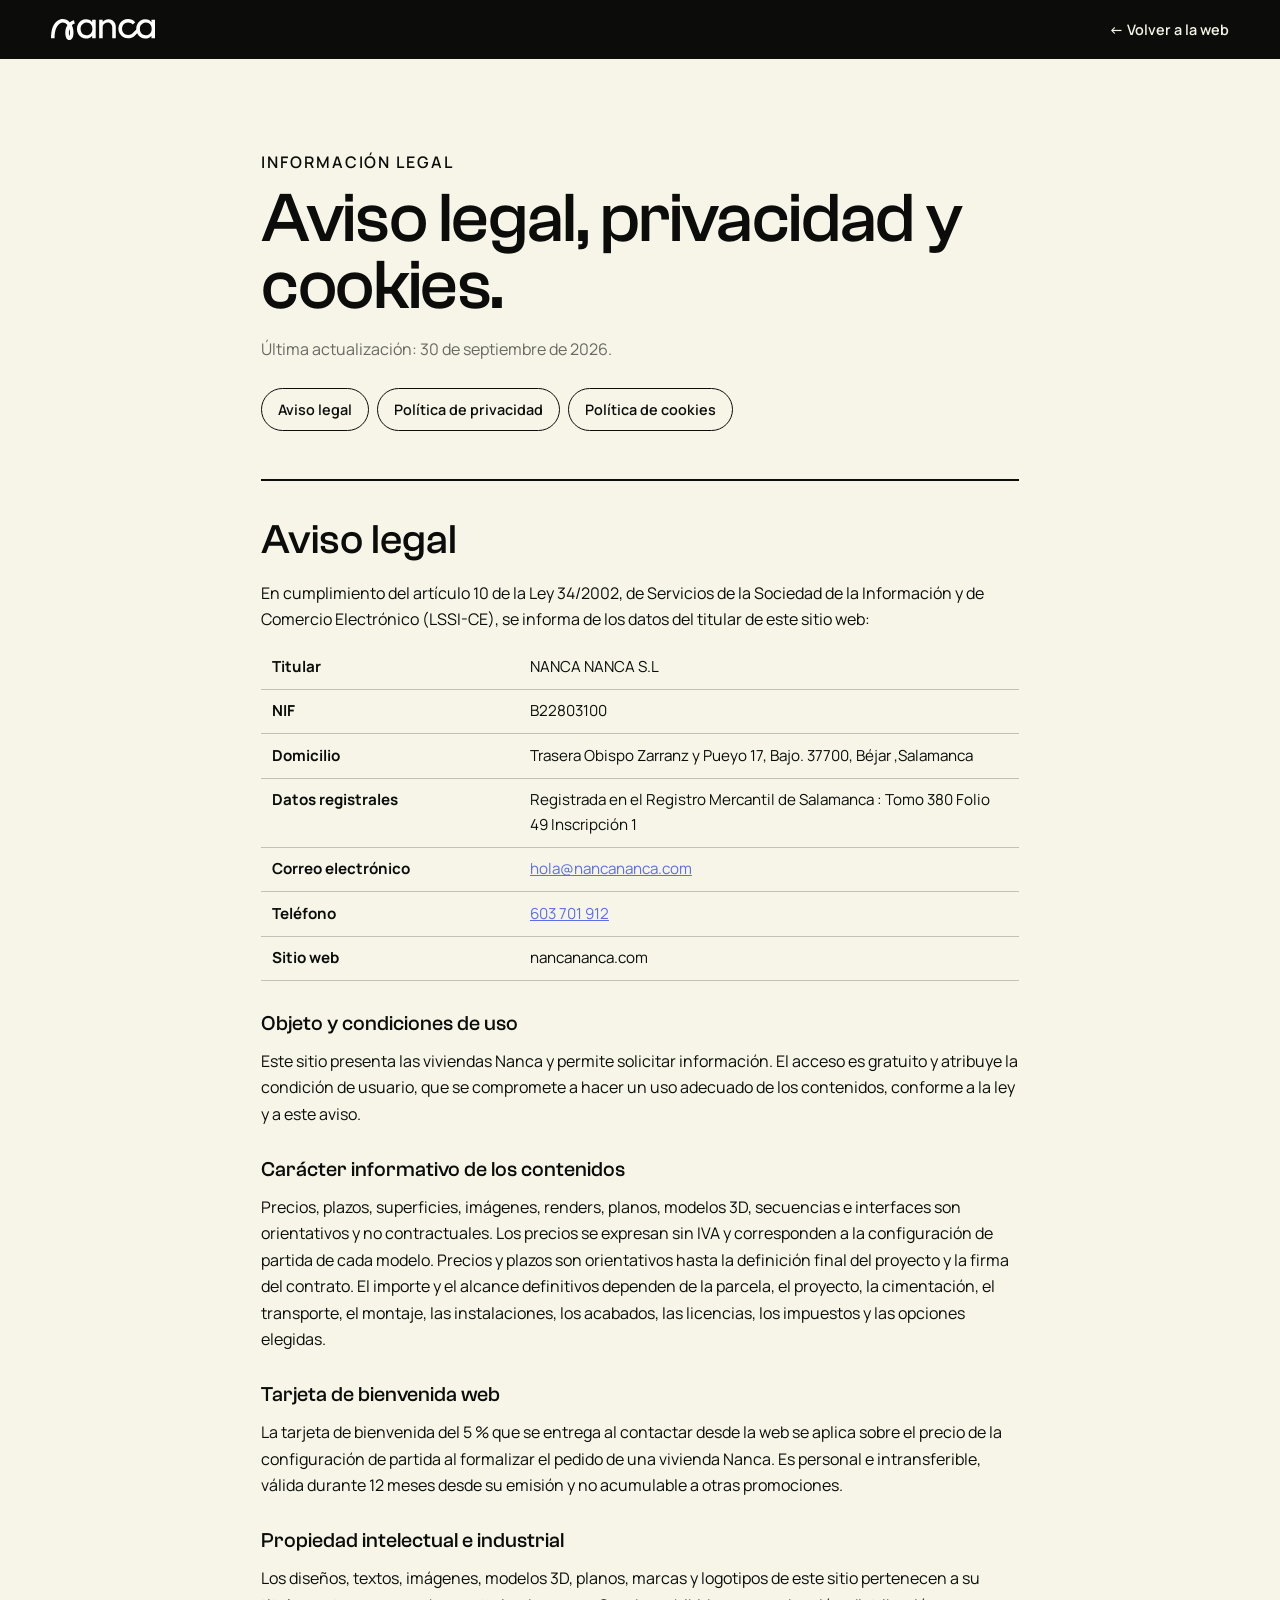
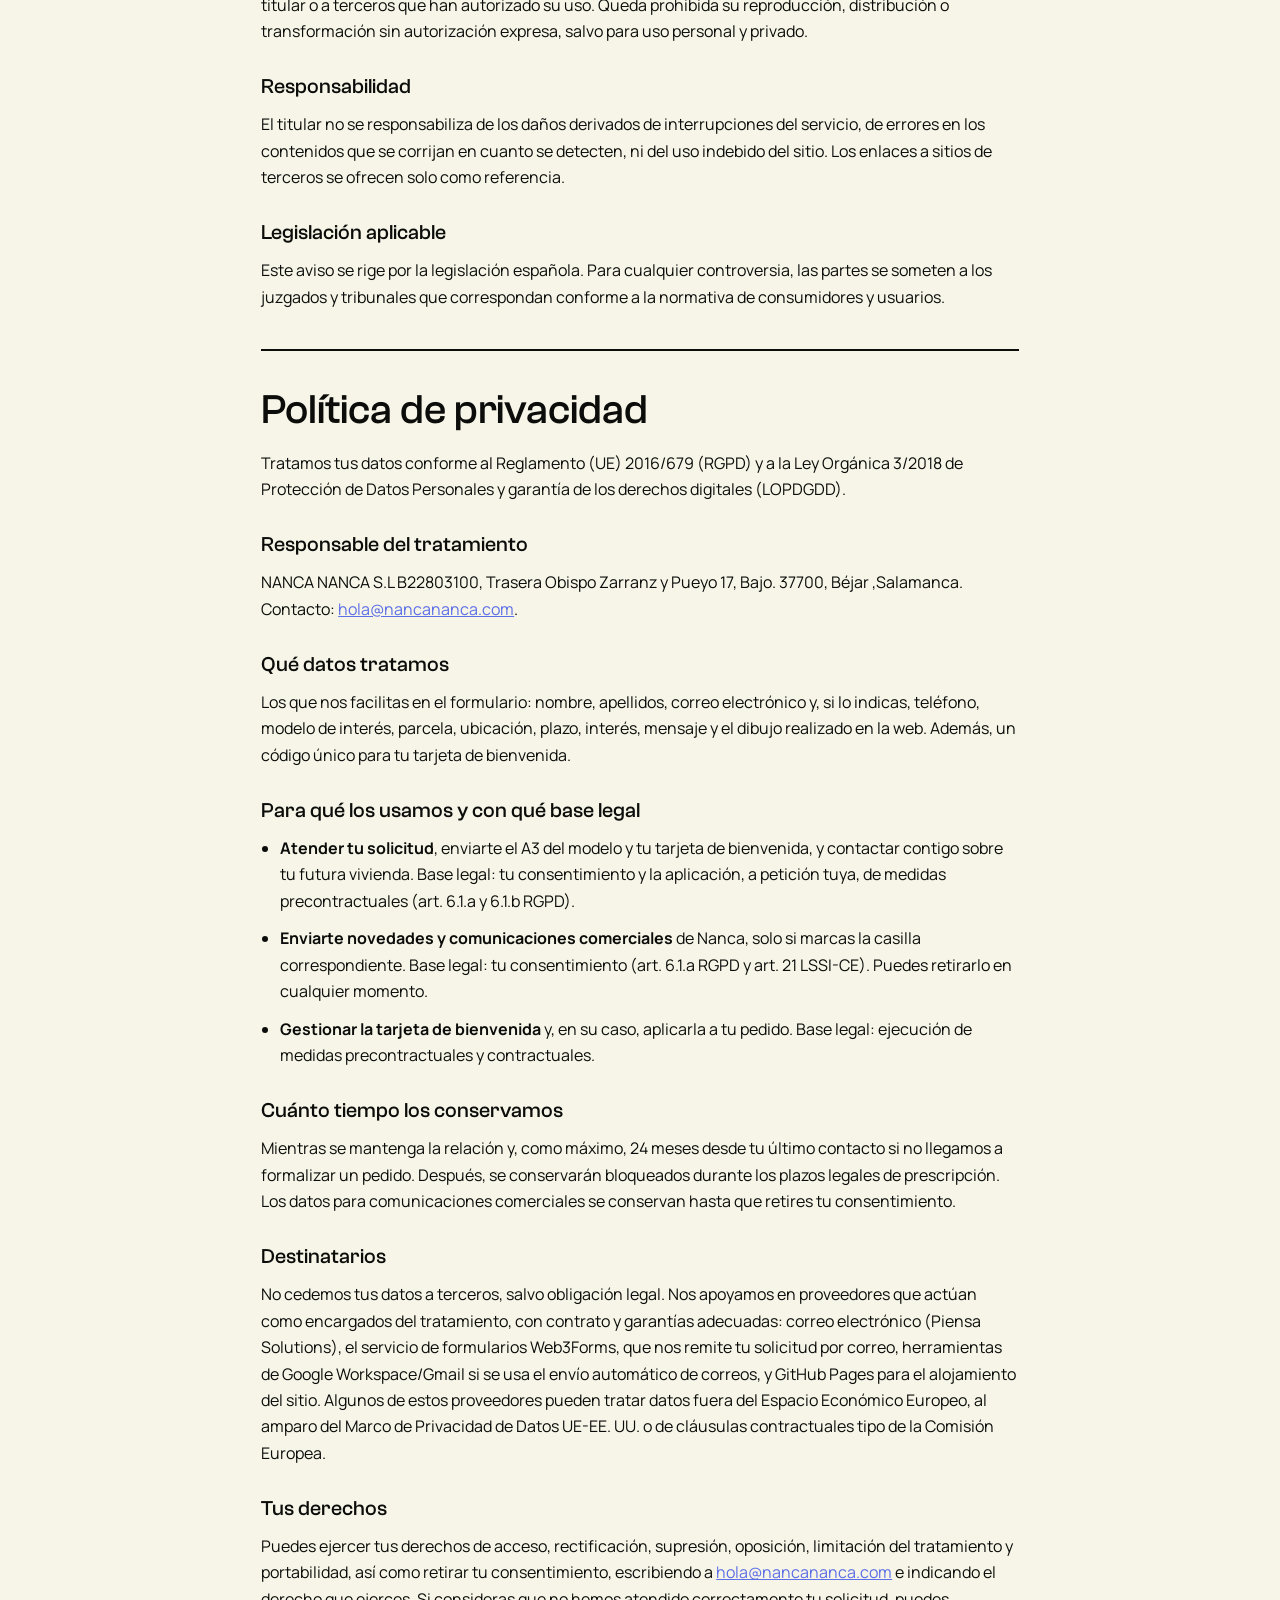
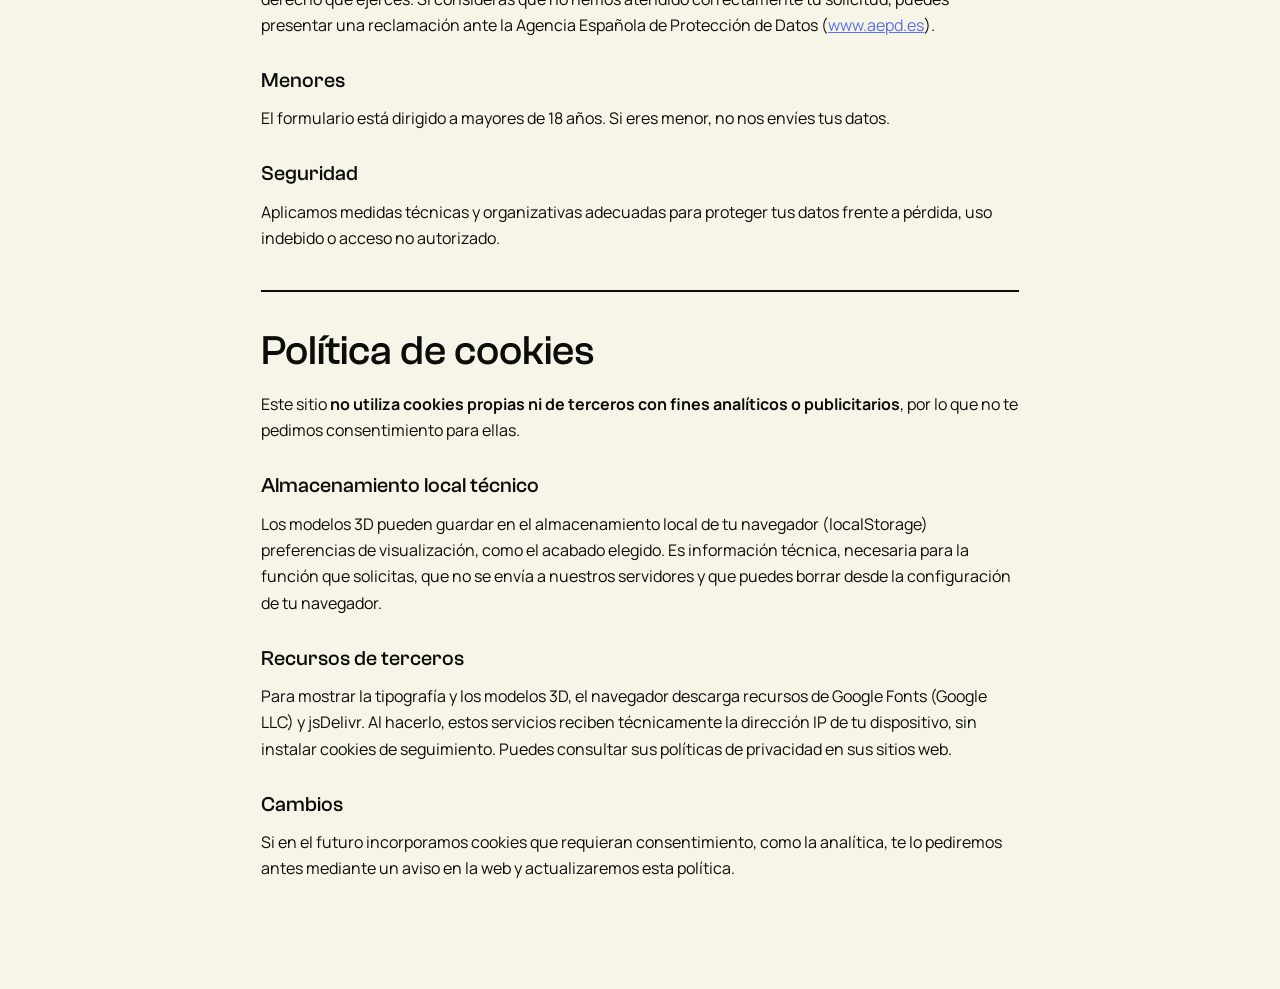
<file: legal.html>
<!DOCTYPE html>
<html lang="es">
<head>
<meta charset="utf-8">
<meta name="viewport" content="width=device-width, initial-scale=1">
<title>Aviso legal, privacidad y cookies — Nanca</title>
<meta name="robots" content="noindex, follow">
<link rel="icon" href="assets/brand/nanca-mark-lime.svg">
<link rel="stylesheet" href="https://fonts.googleapis.com/css2?family=Manrope:wght@400;500;600;700&display=swap">
<link rel="stylesheet" href="nanca-v20.css">
<style>
  body { background: var(--cream); color: var(--ink); }
  .lg-top { display: flex; justify-content: space-between; align-items: center; padding: 18px var(--gut); background: var(--ink); }
  .lg-top img { width: 104px; }
  .lg-top a { color: var(--cream); font-weight: 600; font-size: .9rem; }
  .lg-wrap { max-width: 860px; margin: 0 auto; padding: clamp(3rem, 7vw, 6rem) var(--gut) 6rem; }
  .lg-wrap h1 { font-family: var(--display); font-weight: 500; font-size: clamp(2.6rem, 6vw, 4.4rem); line-height: .95; letter-spacing: -.02em; margin-bottom: 1rem; }
  .lg-nav { display: flex; flex-wrap: wrap; gap: .5rem; margin: 1.6rem 0 3rem; }
  .lg-nav a { padding: .55rem 1rem; border-radius: 999px; border: 1.5px solid var(--ink); font-weight: 600; font-size: .9rem; }
  .lg-nav a:hover { background: var(--ink); color: var(--cream); }
  .lg-wrap section { padding-top: 2.4rem; margin-top: 2.4rem; border-top: 2px solid var(--ink); scroll-margin-top: 1rem; }
  .lg-wrap h2 { font-family: var(--display); font-weight: 500; font-size: clamp(1.9rem, 3.4vw, 2.6rem); line-height: 1; margin-bottom: 1.2rem; }
  .lg-wrap h3 { font-family: var(--display); font-weight: 500; font-size: 1.3rem; margin: 1.6rem 0 .5rem; }
  .lg-wrap p, .lg-wrap li { font-size: 1rem; line-height: 1.65; margin-bottom: .7rem; }
  .lg-wrap ul { list-style: disc; padding-left: 1.2rem; }
  .lg-wrap a:not(.lg-nav a) { color: var(--lavd); text-decoration: underline; }
  .lg-wrap table { width: 100%; border-collapse: collapse; margin: .8rem 0 1.2rem; font-size: .95rem; }
  .lg-wrap th, .lg-wrap td { text-align: left; vertical-align: top; padding: .6rem .7rem; border-bottom: 1px solid var(--ll2); }
  .lg-wrap th { width: 34%; font-weight: 700; }
  .fill { background: var(--lime); padding: 0 .25em; border-radius: 3px; font-weight: 700; }
  .upd { font-size: .85rem; opacity: .6; }
</style>
</head>
<body>
<header class="lg-top"><a href="index.html"><img src="assets/brand/nanca-white.svg" alt="Nanca"></a><a href="index.html">← Volver a la web</a></header>
<main class="lg-wrap">
  <p class="lab">Información legal</p>
  <h1>Aviso legal, privacidad y cookies.</h1>
  <p class="upd">Última actualización: 30 de septiembre de 2026.</p>
  <nav class="lg-nav"><a href="#aviso-legal">Aviso legal</a><a href="#privacidad">Política de privacidad</a><a href="#cookies">Política de cookies</a></nav>

  <section id="aviso-legal">
    <h2>Aviso legal</h2>
    <p>En cumplimiento del artículo 10 de la Ley 34/2002, de Servicios de la Sociedad de la Información y de Comercio Electrónico (LSSI-CE), se informa de los datos del titular de este sitio web:</p>
    <table>
      <tr><th>Titular</th><td><span class=>NANCA NANCA S.L</span></td></tr>
      <tr><th>NIF</th><td><span class=>B22803100</span></td></tr>
      <tr><th>Domicilio</th><td><span class=>Trasera Obispo Zarranz y Pueyo 17, Bajo. 37700, Béjar ,Salamanca</span></td></tr>
      <tr><th>Datos registrales</th><td><span class=>Registrada en el Registro Mercantil de Salamanca :  Tomo 380 Folio 49 Inscripción 1</span></td></tr>
      <tr><th>Correo electrónico</th><td><a href="mailto:hola@nancananca.com">hola@nancananca.com</a></td></tr>
      <tr><th>Teléfono</th><td><a href="tel:+34603701912">603 701 912</a></td></tr>
      <tr><th>Sitio web</th><td>nancananca.com</td></tr>
    </table>
    <h3>Objeto y condiciones de uso</h3>
    <p>Este sitio presenta las viviendas Nanca y permite solicitar información. El acceso es gratuito y atribuye la condición de usuario, que se compromete a hacer un uso adecuado de los contenidos, conforme a la ley y a este aviso.</p>
    <h3>Carácter informativo de los contenidos</h3>
    <p>Precios, plazos, superficies, imágenes, renders, planos, modelos 3D, secuencias e interfaces son orientativos y no contractuales. Los precios se expresan sin IVA y corresponden a la configuración de partida de cada modelo. Precios y plazos son orientativos hasta la definición final del proyecto y la firma del contrato. El importe y el alcance definitivos dependen de la parcela, el proyecto, la cimentación, el transporte, el montaje, las instalaciones, los acabados, las licencias, los impuestos y las opciones elegidas.</p>
    <h3>Tarjeta de bienvenida web</h3>
    <p>La tarjeta de bienvenida del 5 % que se entrega al contactar desde la web se aplica sobre el precio de la configuración de partida al formalizar el pedido de una vivienda Nanca. Es personal e intransferible, válida durante 12 meses desde su emisión y no acumulable a otras promociones.</p>
    <h3>Propiedad intelectual e industrial</h3>
    <p>Los diseños, textos, imágenes, modelos 3D, planos, marcas y logotipos de este sitio pertenecen a su titular o a terceros que han autorizado su uso. Queda prohibida su reproducción, distribución o transformación sin autorización expresa, salvo para uso personal y privado.</p>
    <h3>Responsabilidad</h3>
    <p>El titular no se responsabiliza de los daños derivados de interrupciones del servicio, de errores en los contenidos que se corrijan en cuanto se detecten, ni del uso indebido del sitio. Los enlaces a sitios de terceros se ofrecen solo como referencia.</p>
    <h3>Legislación aplicable</h3>
    <p>Este aviso se rige por la legislación española. Para cualquier controversia, las partes se someten a los juzgados y tribunales que correspondan conforme a la normativa de consumidores y usuarios.</p>
  </section>

  <section id="privacidad">
    <h2>Política de privacidad</h2>
    <p>Tratamos tus datos conforme al Reglamento (UE) 2016/679 (RGPD) y a la Ley Orgánica 3/2018 de Protección de Datos Personales y garantía de los derechos digitales (LOPDGDD).</p>
    <h3>Responsable del tratamiento</h3>
    <p><span class=>NANCA NANCA S.L</span> <span class=>B22803100</span>, <span class=>Trasera Obispo Zarranz y Pueyo 17, Bajo. 37700, Béjar ,Salamanca</span>. Contacto: <a href="mailto:hola@nancananca.com">hola@nancananca.com</a>.</p>
    <h3>Qué datos tratamos</h3>
    <p>Los que nos facilitas en el formulario: nombre, apellidos, correo electrónico y, si lo indicas, teléfono, modelo de interés, parcela, ubicación, plazo, interés, mensaje y el dibujo realizado en la web. Además, un código único para tu tarjeta de bienvenida.</p>
    <h3>Para qué los usamos y con qué base legal</h3>
    <ul>
      <li><b>Atender tu solicitud</b>, enviarte el A3 del modelo y tu tarjeta de bienvenida, y contactar contigo sobre tu futura vivienda. Base legal: tu consentimiento y la aplicación, a petición tuya, de medidas precontractuales (art. 6.1.a y 6.1.b RGPD).</li>
      <li><b>Enviarte novedades y comunicaciones comerciales</b> de Nanca, solo si marcas la casilla correspondiente. Base legal: tu consentimiento (art. 6.1.a RGPD y art. 21 LSSI-CE). Puedes retirarlo en cualquier momento.</li>
      <li><b>Gestionar la tarjeta de bienvenida</b> y, en su caso, aplicarla a tu pedido. Base legal: ejecución de medidas precontractuales y contractuales.</li>
    </ul>
    <h3>Cuánto tiempo los conservamos</h3>
    <p>Mientras se mantenga la relación y, como máximo, 24 meses desde tu último contacto si no llegamos a formalizar un pedido. Después, se conservarán bloqueados durante los plazos legales de prescripción. Los datos para comunicaciones comerciales se conservan hasta que retires tu consentimiento.</p>
    <h3>Destinatarios</h3>
    <p>No cedemos tus datos a terceros, salvo obligación legal. Nos apoyamos en proveedores que actúan como encargados del tratamiento, con contrato y garantías adecuadas: correo electrónico (Piensa Solutions), el servicio de formularios Web3Forms, que nos remite tu solicitud por correo, herramientas de Google Workspace/Gmail si se usa el envío automático de correos, y GitHub Pages para el alojamiento del sitio. Algunos de estos proveedores pueden tratar datos fuera del Espacio Económico Europeo, al amparo del Marco de Privacidad de Datos UE-EE. UU. o de cláusulas contractuales tipo de la Comisión Europea.</p>
    <h3>Tus derechos</h3>
    <p>Puedes ejercer tus derechos de acceso, rectificación, supresión, oposición, limitación del tratamiento y portabilidad, así como retirar tu consentimiento, escribiendo a <a href="mailto:hola@nancananca.com">hola@nancananca.com</a> e indicando el derecho que ejerces. Si consideras que no hemos atendido correctamente tu solicitud, puedes presentar una reclamación ante la Agencia Española de Protección de Datos (<a href="https://www.aepd.es" target="_blank" rel="noopener">www.aepd.es</a>).</p>
    <h3>Menores</h3>
    <p>El formulario está dirigido a mayores de 18 años. Si eres menor, no nos envíes tus datos.</p>
    <h3>Seguridad</h3>
    <p>Aplicamos medidas técnicas y organizativas adecuadas para proteger tus datos frente a pérdida, uso indebido o acceso no autorizado.</p>
  </section>

  <section id="cookies">
    <h2>Política de cookies</h2>
    <p>Este sitio <b>no utiliza cookies propias ni de terceros con fines analíticos o publicitarios</b>, por lo que no te pedimos consentimiento para ellas.</p>
    <h3>Almacenamiento local técnico</h3>
    <p>Los modelos 3D pueden guardar en el almacenamiento local de tu navegador (localStorage) preferencias de visualización, como el acabado elegido. Es información técnica, necesaria para la función que solicitas, que no se envía a nuestros servidores y que puedes borrar desde la configuración de tu navegador.</p>
    <h3>Recursos de terceros</h3>
    <p>Para mostrar la tipografía y los modelos 3D, el navegador descarga recursos de Google Fonts (Google LLC) y jsDelivr. Al hacerlo, estos servicios reciben técnicamente la dirección IP de tu dispositivo, sin instalar cookies de seguimiento. Puedes consultar sus políticas de privacidad en sus sitios web.</p>
    <h3>Cambios</h3>
    <p>Si en el futuro incorporamos cookies que requieran consentimiento, como la analítica, te lo pediremos antes mediante un aviso en la web y actualizaremos esta política.</p>
  </section>
</main>
</body>
</html>
</file>
<file: nanca-v20.css>
/* =====================================================================
   Nanca · v20
   Marca: Clash Grotesk + Manrope · Blue Lavanda #7688F7 · Green Lime #DFF37A
   Cinnamon #EEECCD · Deep Ocean #3B43B0 · Green Grass #A8C300
   ===================================================================== */
@font-face { font-family: "Clash"; src: url([data-uri]) format("opentype"); font-weight: 500; font-display: swap; }

:root {
  --ink: #0c0d0a; --ink2: #15161a; --ink3: #202127;
  --cinn: #eeeccd; --cinn2: #e5e3c1; --cream: #f6f5e8;
  --lav: #7688f7; --lav2: #a9b4fb; --lavd: #5d6fe6;
  --lime: #dff37a; --ocean: #3b43b0; --ocean2: #2f3694; --grass: #a8c300;
  --ld: rgba(246,245,232,.12); --ld2: rgba(246,245,232,.26);
  --ll: rgba(12,13,10,.1); --ll2: rgba(12,13,10,.22);
  --display: "Clash", "Arial Narrow", sans-serif;
  --body: "Manrope", system-ui, sans-serif;
  --gut: clamp(20px, 4vw, 64px);
  --rail: 0px;
  --maxw: 1360px;
  --side: max(var(--gut), calc((100vw - var(--rail) - var(--maxw)) / 2));
  --padx: calc(var(--rail) + var(--side));
  --ease: cubic-bezier(.2,.8,.2,1);
  --ease2: cubic-bezier(.77,0,.18,1);
}
@media (min-width: 1100px) { :root { --rail: 76px; } }

*, *::before, *::after { box-sizing: border-box; }
html { background: var(--ink); scroll-behavior: smooth; -webkit-text-size-adjust: 100%; }
body { margin: 0; color: var(--cream); background: var(--ink); font: 400 17px/1.6 var(--body); -webkit-font-smoothing: antialiased; text-rendering: optimizeLegibility; overflow-x: clip; }
body.lock { overflow: hidden; }
img, video, canvas, svg { display: block; max-width: 100%; }
figure { margin: 0; }
a { color: inherit; text-decoration: none; }
button, input, select, textarea { font: inherit; color: inherit; }
button { background: none; border: 0; padding: 0; cursor: pointer; }
h1, h2, h3, h4, p, dl, dd, ol, ul { margin: 0; }
ol, ul { padding: 0; list-style: none; }
:focus-visible { outline: 2px solid var(--lav); outline-offset: 3px; }
::selection { background: var(--lav); color: #fff; }

.skip { position: fixed; z-index: 999; left: 1rem; top: -4rem; padding: .7rem 1rem; background: var(--lime); color: var(--ink); }
.skip:focus { top: 1rem; }
.lab { font-family: var(--body); font-weight: 600; font-size: .74rem; line-height: 1.4; letter-spacing: .12em; text-transform: uppercase; }
.big { font-family: var(--display); font-weight: 500; font-size: clamp(2.6rem, 5.6vw, 6.2rem); line-height: .94; letter-spacing: -.025em; }
.huge { font-family: var(--display); font-weight: 500; font-size: clamp(3.4rem, 9vw, 10rem); line-height: .88; letter-spacing: -.03em; }
.acc { color: var(--lavd); }
.dark .acc, .hero .acc, .tech .acc, .logics .acc, .spaces .acc, .circ-hero .acc, .close .acc, .fam-dark .acc { color: var(--lime); }
.fine { font-size: .84rem; line-height: 1.55; opacity: .7; max-width: 70ch; }
.btn { display: inline-flex; align-items: center; gap: .5rem; height: 50px; padding: 0 1.4rem; border-radius: 999px; font-weight: 600; font-size: .98rem; transition: background .3s, color .3s, border-color .3s, transform .3s var(--ease); }
.btn.solid { background: var(--lime); color: var(--ink); }
.btn.solid:hover { background: #fff; }
.btn.ghost { border: 1.5px solid rgba(246,245,232,.6); color: var(--cream); backdrop-filter: blur(8px); background: rgba(12,13,10,.2); }
.btn.ghost:hover { background: var(--cream); color: var(--ink); }

/* titulares */
.sec-head { display: grid; grid-template-columns: 1.15fr 1fr; gap: 1.2rem 5vw; align-items: end; margin-bottom: clamp(3rem, 5vw, 4.6rem); }
.sec-head > .lab { grid-column: 1 / -1; opacity: .75; }
.sec-head > p:last-child { max-width: 48ch; font-size: 1.12rem; line-height: 1.6; opacity: .88; }

/* aparición */
[data-r] { opacity: 0; transform: translateY(26px); transition: opacity .9s var(--ease), transform 1.1s var(--ease); transition-delay: var(--d, 0s); }
[data-r].in { opacity: 1; transform: none; }

/* =====================================================================
   Cabecera, carril, índice
   ===================================================================== */
.top { position: fixed; z-index: 60; inset: 0 0 auto 0; display: flex; align-items: center; gap: 1.2rem; padding: 14px var(--gut) 12px calc(var(--rail) + var(--gut)); color: var(--cream); transition: color .4s, transform .5s var(--ease), background .4s; pointer-events: none; }
.top > * { pointer-events: auto; }
.top.hide { transform: translateY(-110%); }
.brand img { width: 104px; height: auto; transition: filter .4s; }
.top-sheet { display: flex; gap: .7rem; align-items: baseline; opacity: .9; }
.top-sheet .ts-n { color: var(--lime); transition: color .4s; }
.top-actions { margin-left: auto; display: flex; gap: .5rem; align-items: center; }
.top-actions > * { height: 38px; padding: 0 1rem; border: 1.5px solid currentColor; border-radius: 999px; display: inline-flex; align-items: center; gap: .55rem; backdrop-filter: blur(10px); background: rgba(12,13,10,.18); transition: background .3s, color .3s; }
.btn-tel { border-color: transparent !important; background: transparent !important; }
.btn-3d { background: var(--lime) !important; color: var(--ink); border-color: var(--lime) !important; }
.btn-3d i { width: 7px; height: 7px; border-radius: 50%; background: var(--ink); animation: pulse 2.2s infinite; }
@keyframes pulse { 0% { box-shadow: 0 0 0 0 rgba(12,13,10,.5); } 70% { box-shadow: 0 0 0 7px rgba(12,13,10,0); } 100% { box-shadow: 0 0 0 0 rgba(12,13,10,0); } }
.btn-menu:hover { background: var(--cream); color: var(--ink); }
.top.on-light { color: var(--ink); }
.top.on-light .brand img { filter: invert(1); }
.top.on-light .ts-n { color: var(--lavd); }
.top.on-light .btn-menu { background: rgba(246,245,232,.6); }
.top.on-light .btn-menu:hover { background: var(--ink); color: var(--cream); }

.rail { position: fixed; z-index: 55; left: 0; top: 0; bottom: 0; width: var(--rail); display: none; align-items: center; color: var(--cream); border-right: 1px solid var(--ld); transition: color .4s, border-color .4s; }
@media (min-width: 1100px) { .rail { display: flex; } }
.rail ol { width: 100%; display: grid; gap: 2px; }
.rail a { position: relative; display: flex; align-items: center; height: 36px; padding-left: 22px; font-weight: 600; font-size: .78rem; letter-spacing: .06em; opacity: .4; transition: opacity .3s; }
.rail a b { font-weight: 600; }
.rail a span { position: absolute; left: calc(100% + 10px); white-space: nowrap; padding: .35rem .6rem; background: var(--ink); color: var(--cream); border-radius: 6px; opacity: 0; transform: translateX(-6px); transition: .25s var(--ease); pointer-events: none; }
.rail a::before { content: ""; position: absolute; left: 0; top: 50%; width: 12px; height: 1.5px; background: currentColor; transform-origin: left; transform: scaleX(.5); transition: transform .4s var(--ease), background .3s; }
.rail a:hover, .rail a.on { opacity: 1; }
.rail a:hover span { opacity: 1; transform: none; }
.rail a.on::before { transform: scaleX(1.3); background: var(--lime); height: 3px; }
.rail.on-light { color: var(--ink); border-color: var(--ll); }
.rail.on-light a.on::before { background: var(--lav); }

.index { position: fixed; z-index: 58; inset: 0; display: grid; grid-template-columns: 1.4fr 1fr; gap: 4vw; align-items: end; padding: 110px var(--gut) 6vh calc(var(--rail) + var(--gut)); color: var(--cream); background: var(--ocean); clip-path: inset(0 0 100% 0); transition: clip-path .7s var(--ease2); }
.index.open { clip-path: inset(0); }
.index[hidden] { display: grid; visibility: hidden; }
.index.open[hidden] { visibility: visible; }
.index nav { display: grid; }
.index nav a { display: flex; align-items: baseline; gap: 1.2rem; font-family: var(--display); font-size: clamp(2rem, 5vw, 4.6rem); line-height: 1.04; letter-spacing: -.02em; padding: .1em 0; border-bottom: 1px solid rgba(246,245,232,.2); transition: color .25s, padding .35s var(--ease); }
.index nav a b { font: 600 .85rem var(--body); color: var(--lime); min-width: 2.4rem; }
.index nav a:hover { color: var(--lime); padding-left: .4em; }
.index-side { display: grid; gap: .8rem; align-content: end; }
.index-side .lab { opacity: .7; margin-top: 1rem; }
.index-fam { display: flex; flex-wrap: wrap; gap: .4rem; }
.index-fam a { padding: .45rem .9rem; border: 1.5px solid rgba(246,245,232,.4); border-radius: 999px; font-weight: 600; }
.index-fam a:hover { background: var(--lime); color: var(--ink); border-color: var(--lime); }
.index-mail { font-family: var(--display); font-size: clamp(1.3rem, 2vw, 1.8rem); }
.index-mail:hover { color: var(--lime); }

/* =====================================================================
   01 · portada: fotos con luz y cursor de medida
   ===================================================================== */
.hero { position: relative; height: 100svh; min-height: 640px; overflow: hidden; background: #1b1c18; cursor: crosshair; }
.hero-slides img { position: absolute; inset: 0; width: 100%; height: 100%; object-fit: cover; opacity: 0; transform: scale(1.06); transition: opacity 1.6s ease, transform 8s linear; }
.hero-slides img.on { opacity: 1; transform: scale(1); }
.hero-shade { position: absolute; inset: 0; background: linear-gradient(90deg, rgba(8,9,7,.62) 0%, rgba(8,9,7,.22) 45%, rgba(8,9,7,0) 70%), linear-gradient(0deg, rgba(8,9,7,.55), rgba(8,9,7,0) 38%), linear-gradient(180deg, rgba(8,9,7,.4), rgba(8,9,7,0) 18%); pointer-events: none; }
.hero-grid { position: absolute; inset: 0; pointer-events: none; opacity: 0; transition: opacity .5s;
  background-image: linear-gradient(rgba(246,245,232,.35) 1px, transparent 1px), linear-gradient(90deg, rgba(246,245,232,.35) 1px, transparent 1px); background-size: var(--cs, 48px) var(--cs, 48px);
  -webkit-mask-image: radial-gradient(circle 190px at var(--mx, 50%) var(--my, 50%), #000 0%, transparent 100%); mask-image: radial-gradient(circle 190px at var(--mx, 50%) var(--my, 50%), #000 0%, transparent 100%); }
.hero-cross { position: absolute; inset: 0; pointer-events: none; opacity: 0; transition: opacity .5s; }
.hero.aim .hero-grid, .hero.aim .hero-cross { opacity: 1; }
.hx, .hy { position: absolute; background: rgba(223,243,122,.65); }
.hx { left: 0; right: 0; height: 1px; top: var(--cy, 50%); }
.hy { top: 0; bottom: 0; width: 1px; left: var(--cx, 50%); }
.hr { position: absolute; left: var(--cx, 50%); top: var(--cy, 50%); transform: translate(14px, 14px); display: grid; gap: 1px; padding: .45rem .6rem; background: var(--lime); color: var(--ink); border-radius: 4px; font-size: .74rem; font-weight: 600; font-variant-numeric: tabular-nums; white-space: nowrap; }
.hr::before { content: ""; position: absolute; left: -18px; top: -18px; width: var(--cs, 48px); height: var(--cs, 48px); border: 1.5px solid var(--lime); transform: translate(calc(var(--ox, 0px) * -1), calc(var(--oy, 0px) * -1)); display: none; }
.hr-m { font-weight: 500; opacity: .75; }
/* =====================================================================
   02 · cómo funciona
   ===================================================================== */
.system { padding: clamp(6.5rem, 11vw, 9.5rem) var(--side) clamp(5rem, 8vw, 7rem) var(--padx); color: var(--ink); background: var(--cinn); }
.scrolly { position: relative; height: calc(var(--n) * 75vh + 100vh); }
.scrolly-stage { position: sticky; top: 0; height: 100vh; display: grid; align-items: center; overflow: hidden; }
.sys-scrolly .scrolly-stage { grid-template-columns: 1.15fr 1fr; gap: clamp(2rem, 5vw, 5rem); }
.sys-canvas { position: relative; height: min(76vh, 700px); background: var(--cream); border-radius: 6px; box-shadow: inset 0 0 0 1px var(--ll); overflow: hidden; }
.sys-cv { width: 100%; height: 100%; }
.sys-cap { position: absolute; left: 16px; bottom: 14px; padding: .4rem .65rem; background: var(--ink); color: var(--cream); border-radius: 4px; }
.st-n { font-family: var(--display); font-weight: 500; font-size: clamp(5rem, 9vw, 9rem); line-height: .8; letter-spacing: -.05em; color: var(--lav); font-variant-numeric: tabular-nums; }
.st-list { display: grid; }
.st-list > li { grid-area: 1 / 1; display: grid; gap: 1rem; align-content: start; opacity: 0; transform: translateY(-10px); transition: opacity .25s ease, transform .3s ease; pointer-events: none; }
.st-list > li.on { opacity: 1; transform: none; pointer-events: auto; transition: opacity .6s var(--ease) .22s, transform .8s var(--ease) .22s; }
.st-list .lab { color: var(--lavd); }
.st-list h3 { font-family: var(--display); font-weight: 500; font-size: clamp(2.2rem, 3.6vw, 3.9rem); line-height: .98; letter-spacing: -.025em; }
.st-list p { font-size: clamp(1.08rem, 1.3vw, 1.28rem); line-height: 1.6; max-width: 40ch; }
.sys-text { display: grid; gap: 1.4rem; align-content: center; max-width: 36rem; }
.dots { display: flex; gap: .4rem; margin-top: 1.8rem; }
.dots button { width: 44px; height: 34px; border: 1.5px solid currentColor; border-radius: 999px; font-weight: 700; font-size: .85rem; opacity: .45; transition: background .3s, color .3s, opacity .3s, border-color .3s; }
.dots button.on { background: var(--lav); color: #fff; border-color: var(--lav); opacity: 1; }
.sys-facts { display: grid; grid-template-columns: repeat(3, 1fr); margin-top: clamp(3rem, 6vw, 5rem); border-top: 2px solid var(--ink); }
.sys-facts article { padding: 1.6rem 1.6rem 0 0; display: grid; gap: .4rem; align-content: start; }
.sys-facts article + article { padding-left: 1.6rem; border-left: 1px solid var(--ll2); }
.sys-facts strong { font-family: var(--display); font-weight: 500; font-size: clamp(3rem, 5vw, 5.2rem); line-height: .9; letter-spacing: -.03em; color: var(--lavd); }
.sys-facts h4 { font-family: var(--display); font-weight: 500; font-size: 1.5rem; }
.sys-facts p { font-size: 1rem; opacity: .8; }

/* =====================================================================
   03 · modelos
   ===================================================================== */
.collection { background: var(--cinn); }
.col-head { padding: clamp(6rem, 10vw, 9rem) var(--side) 2.8rem var(--padx); display: grid; grid-template-columns: 1.15fr 1fr; gap: 1rem 5vw; align-items: end; color: var(--ink); }
.col-head .lab { grid-column: 1 / -1; opacity: .75; }
.col-head > p:last-child { max-width: 48ch; font-size: 1.1rem; }
.fam-strip { display: flex; height: clamp(320px, 50vh, 500px); gap: 3px; padding: 0 var(--side) clamp(4rem, 7vw, 6rem) var(--padx); }
.fs { position: relative; flex: 1; min-width: 0; overflow: hidden; color: var(--cream); background: var(--ink); border-radius: 4px; transition: flex 1s var(--ease); }
.fs img { position: absolute; inset: 0; width: 100%; height: 100%; object-fit: cover; transition: transform 1.4s var(--ease), filter .8s; filter: saturate(.9) brightness(.85); }
.fs::after { content: ""; position: absolute; inset: 0; background: linear-gradient(transparent 45%, rgba(8,9,7,.75)); }
.fs:hover, .fs:focus-visible { flex: 2.3; }
.fs:hover img, .fs:focus-visible img { transform: scale(1.03); filter: none; }
.fs > * { position: absolute; z-index: 1; left: 16px; }
.fs > .lab { top: 16px; opacity: .8; }
.fs b { bottom: 4.2rem; font-family: var(--display); font-weight: 500; font-size: clamp(1.8rem, 3vw, 3.2rem); line-height: .9; white-space: nowrap; }
.fs em { bottom: 2.4rem; font-style: normal; font-size: 1rem; white-space: nowrap; opacity: 0; transform: translateY(8px); transition: .6s var(--ease) .1s; }
.fs small { bottom: 1rem; font-weight: 700; color: var(--lime); font-size: .95rem; }
.fs:hover em, .fs:focus-visible em { opacity: 1; transform: none; }

.fam { padding: clamp(4rem, 7vw, 6rem) var(--side) clamp(4rem, 7vw, 6rem) var(--padx); color: var(--ink); background: var(--cream); }
.fam-dark { color: var(--cream); background: var(--ink2); }
.sheet { display: grid; grid-template-columns: minmax(290px, .42fr) 1fr; gap: clamp(2rem, 4vw, 4.5rem); padding: clamp(1.2rem, 2.4vw, 2.4rem); border: 1px solid var(--ll2); border-bottom: 0; border-radius: 6px 6px 0 0; }
.fam-dark .sheet { border-color: var(--ld2); }
.sheet-side { position: sticky; top: 76px; align-self: start; display: grid; gap: 1.1rem; }
.sheet-side > .lab { opacity: .6; }
.sheet-side h3 { font-family: var(--display); font-weight: 500; font-size: clamp(3.6rem, 6.4vw, 7rem); line-height: .82; letter-spacing: -.045em; margin-left: -.04em; }
.tagline { font-family: var(--display); font-size: 1.5rem; line-height: 1.1; color: var(--acc); }
.fam:not(.fam-dark) .tagline { color: var(--lavd); }
.price { display: grid; grid-template-columns: 1fr auto; align-items: center; gap: .1rem 1rem; padding: 1rem 1.1rem; border-radius: 6px; background: var(--lime); color: var(--ink); }
.price .lab { font-size: .66rem; opacity: .75; }
.price strong { grid-column: 1; font-family: var(--display); font-weight: 500; font-size: 2.4rem; line-height: 1; letter-spacing: -.02em; }
.price em { grid-column: 2; grid-row: 1 / span 3; font-style: normal; font-family: var(--display); font-size: 1.35rem; padding: .7rem .9rem; border-radius: 999px; background: var(--ink); color: var(--lime); text-align: center; line-height: 1; }
.lede { font-size: 1.02rem; opacity: .88; }
.fam-spec div { display: grid; grid-template-columns: 7.4rem 1fr; gap: .8rem; padding: .6rem 0; border-top: 1px solid var(--ll2); font-size: .98rem; font-weight: 500; }
.fam-dark .fam-spec div { border-color: var(--ld2); }
.fam-spec dt { font-weight: 600; font-size: .74rem; letter-spacing: .1em; text-transform: uppercase; opacity: .6; padding-top: .2rem; }
.side-btns { display: flex; flex-wrap: wrap; gap: .4rem; }
.side-btns > * { padding: .7rem 1.05rem; border: 1.5px solid currentColor; border-radius: 999px; font-weight: 600; font-size: .9rem; white-space: nowrap; transition: background .25s, color .25s, border-color .25s; }
.side-btns > :first-child { background: var(--lav); border-color: var(--lav); color: #fff; }
.side-btns > :hover { background: var(--ink); border-color: var(--ink); color: var(--cream); }
.fam-dark .side-btns > :hover { background: var(--cream); border-color: var(--cream); color: var(--ink); }

.sheet-main { display: grid; gap: clamp(1.4rem, 2.4vw, 2.2rem); align-content: start; min-width: 0; }
.fam-cover { position: relative; aspect-ratio: 16 / 10; max-height: 72vh; overflow: hidden; background: var(--ink); border-radius: 4px; }
.fam-cover img { width: 100%; height: 100%; object-fit: cover; transform: scale(1.05); transition: transform 2.4s var(--ease); }
.fam-cover.in img { transform: none; }
.fam-cover figcaption { position: absolute; left: 12px; bottom: 12px; padding: .35rem .6rem; background: rgba(12,13,10,.75); color: var(--cream); border-radius: 4px; }
.tiles { position: absolute; inset: 0; display: grid; grid-template-columns: repeat(16, 1fr); grid-template-rows: repeat(10, 1fr); pointer-events: none; }
.tiles i { background: var(--cream); transition: opacity .45s ease; transition-delay: calc(var(--k) * 1ms); }
.fam-dark .tiles i { background: var(--ink2); }
.fam-cover.in .tiles i { opacity: 0; }
.photos { display: grid; grid-template-columns: 1fr 1fr; gap: clamp(8px, 1vw, 14px); }
.photos.n3 { grid-template-columns: 1.2fr 1fr 1fr; }
.photos img { width: 100%; aspect-ratio: 4 / 3; object-fit: cover; border-radius: 4px; cursor: zoom-in; transition: filter .4s; }
.photos img:hover { filter: brightness(1.05); }
.photos figcaption { margin-top: .5rem; opacity: .7; font-size: .68rem; }

.plan-box { display: grid; gap: 1rem; padding: clamp(1rem, 2vw, 1.6rem); background: #0c0f12; color: var(--cream); border-radius: 6px; }
.plan-box header { display: flex; justify-content: space-between; align-items: end; gap: 1rem; flex-wrap: wrap; }
.plan-box header .lab { color: var(--lime); }
.plan-box h4 { font-family: var(--display); font-weight: 500; font-size: 1.7rem; margin-top: .3rem; }
.plan-tabs { display: flex; padding: 3px; border: 1px solid rgba(246,245,232,.3); border-radius: 999px; }
.plan-tabs button { padding: .45rem .9rem; border-radius: 999px; font-weight: 600; font-size: .85rem; }
.plan-tabs button[aria-selected=true] { background: var(--lime); color: var(--ink); }
.plan-img { position: relative; aspect-ratio: var(--ar); overflow: hidden; border-radius: 4px; }
.plan-img img { position: absolute; inset: 0; width: 100%; height: 100%; object-fit: cover; opacity: 0; transition: opacity .6s; }
.plan-img img.on { opacity: 1; }
.plan-foot { display: grid; grid-template-columns: 1.1fr 1fr; gap: 1.2rem; align-items: start; }
.rooms { display: flex; flex-wrap: wrap; gap: .35rem; }
.rooms li { padding: .35rem .7rem; border: 1px solid rgba(246,245,232,.25); border-radius: 999px; font-size: .86rem; }
.plan-foot p { font-size: .92rem; opacity: .75; }

.compose { display: grid; gap: 1rem; }
.compose header .lab, .palette header .lab { opacity: .65; }
.compose h4 { font-family: var(--display); font-weight: 500; font-size: clamp(1.6rem, 2.4vw, 2.3rem); line-height: 1; margin-top: .3rem; }
.axos { display: grid; grid-template-columns: repeat(3, 1fr); gap: clamp(8px, 1vw, 14px); counter-reset: ax; }
.axos figure { position: relative; background: #efeee6; border-radius: 6px; overflow: hidden; }
.axos img { width: 100%; aspect-ratio: 1; object-fit: contain; transform: scale(1.08); }
.axos figcaption { position: absolute; left: 12px; bottom: 10px; display: flex; gap: .5rem; align-items: baseline; color: var(--ink); font-weight: 600; font-size: .9rem; }
.axos figcaption b { color: var(--lavd); }
.axos figure:not(:first-child)::before { content: "+"; position: absolute; left: -2px; top: 50%; transform: translate(-50%, -50%); display: grid; place-items: center; width: 26px; height: 26px; border-radius: 50%; background: var(--lav); color: #fff; font-weight: 700; z-index: 1; }
.compose > p { font-size: .98rem; opacity: .82; max-width: 60ch; }
.palette { display: grid; gap: .9rem; }
.palette ul { display: grid; grid-template-columns: repeat(4, 1fr); gap: clamp(8px, 1vw, 14px); }
.palette li { display: grid; gap: .3rem; }
.palette li span { display: block; aspect-ratio: 4 / 3; background: center / cover; border-radius: 4px; box-shadow: inset 0 0 0 1px rgba(12,13,10,.1); }
.palette strong { font-weight: 700; font-size: .95rem; margin-top: .3rem; }
.palette small { font-size: .85rem; opacity: .75; }

.live { display: grid; grid-template-columns: 1.2fr 1fr; align-items: stretch; text-align: left; border-radius: 6px; overflow: hidden; background: var(--ink); color: var(--cream); transition: transform .5s var(--ease), box-shadow .5s; }
.live:hover { transform: translateY(-3px); box-shadow: 0 20px 40px -24px rgba(0,0,0,.6); }
.live-img { position: relative; display: block; aspect-ratio: 16 / 10; overflow: hidden; }
.live-img img { position: absolute; inset: 0; width: 100%; height: 100%; object-fit: cover; transition: transform 1.2s var(--ease); }
.live:hover .live-img img { transform: scale(1.04); }
.live-copy { display: grid; align-content: space-between; gap: .7rem; padding: clamp(1.1rem, 2vw, 1.7rem); }
.live-copy .lab { color: var(--lime); }
.live-copy strong { font-family: var(--display); font-weight: 500; font-size: clamp(1.6rem, 2.3vw, 2.3rem); line-height: 1; letter-spacing: -.02em; }
.live-p { font-size: .95rem; opacity: .8; }
.live-go { justify-self: start; padding: .6rem 1rem; border-radius: 999px; background: var(--lime); color: var(--ink); font-weight: 700; font-size: .9rem; }
.sheet-block { display: grid; grid-template-columns: 1fr 1fr 1fr auto; border: 1px solid var(--ll2); border-radius: 0 0 6px 6px; font-weight: 600; font-size: .78rem; letter-spacing: .06em; text-transform: uppercase; }
.fam-dark .sheet-block { border-color: var(--ld2); }
.sheet-block > * { padding: .65rem .9rem; border-left: 1px solid var(--ll2); opacity: .7; }
.fam-dark .sheet-block > * { border-color: var(--ld2); }
.sheet-block > :first-child { border-left: 0; }
.sheet-block svg { width: 40px; height: 36px; padding: 7px 11px; fill: none; stroke: currentColor; stroke-width: 1.2; }
.sheet-block svg path { fill: currentColor; }

/* =====================================================================
   04 · comparar
   ===================================================================== */
.logics { padding: clamp(6rem, 10vw, 9rem) var(--side) clamp(5rem, 8vw, 7rem) var(--padx); background: radial-gradient(120% 90% at 85% 0%, #4a53c9 0%, var(--ocean) 45%, var(--ocean2) 100%); color: var(--cream); }
.lg-grid { display: grid; grid-template-columns: repeat(4, 1fr); gap: clamp(10px, 1.3vw, 18px); }
.lg { position: relative; display: grid; gap: .9rem; align-content: start; padding: 1.2rem 1.2rem 1.3rem; border-radius: 8px; background: rgba(246,245,232,.07); border: 1px solid rgba(246,245,232,.16); transition: background .4s, transform .5s var(--ease), border-color .4s; }
.lg:hover { background: rgba(246,245,232,.13); transform: translateY(-6px); border-color: var(--lime); }
.lg-cv { width: 100%; aspect-ratio: 1.15; }
.lg .lab { opacity: .7; }
.lg h3 { font-family: var(--display); font-weight: 500; font-size: clamp(2rem, 3vw, 3rem); line-height: .9; letter-spacing: -.03em; }
.lg-logic { font-weight: 600; font-size: 1.05rem; color: var(--lime); }
.lg-figs { display: grid; grid-template-columns: repeat(3, 1fr); gap: 1px; background: rgba(246,245,232,.16); border-radius: 6px; overflow: hidden; }
.lg-figs div { display: grid; padding: .7rem .6rem; background: var(--ocean2); }
.lg-figs strong { font-family: var(--display); font-weight: 500; font-size: 1.7rem; line-height: 1; }
.lg-figs span { font-size: .82rem; opacity: .75; }
.lg-price { display: grid; grid-template-columns: 1fr auto; align-items: end; gap: 0 .8rem; padding-top: .4rem; border-top: 1px solid rgba(246,245,232,.2); }
.lg-price .lab { grid-column: 1 / -1; opacity: .6; margin-top: .6rem; }
.lg-price strong { font-family: var(--display); font-weight: 500; font-size: 2rem; line-height: 1; }
.lg-price em { font-style: normal; font-weight: 700; font-size: .85rem; padding: .35rem .6rem; border-radius: 999px; background: var(--lime); color: var(--ink); }
.lg-btns { display: flex; gap: .4rem; }
.lg-btns > * { flex: 1; text-align: center; padding: .65rem .8rem; border-radius: 999px; font-weight: 600; font-size: .9rem; border: 1.5px solid rgba(246,245,232,.5); transition: background .25s, color .25s; }
.lg-btns > :hover { background: var(--cream); color: var(--ink); }
.lg-btns button { background: var(--lime); color: var(--ink); border-color: var(--lime); }
.logics .fine { margin-top: 2rem; }

/* =====================================================================
   05 · interiores y materia
   ===================================================================== */
.spaces { padding: clamp(6rem, 10vw, 9rem) var(--side) clamp(5rem, 8vw, 7rem) var(--padx); background: var(--ink); }
.gal { display: grid; gap: clamp(10px, 1.2vw, 16px); }
.gal-row { display: flex; gap: clamp(10px, 1.2vw, 16px); height: clamp(220px, 27vw, 380px); }
.gal figure { flex: var(--a) 1 0; min-width: 0; display: grid; grid-template-rows: 1fr auto; gap: .5rem; }
.gal img { width: 100%; height: 100%; min-height: 0; object-fit: cover; border-radius: 4px; cursor: zoom-in; transition: filter .5s; }
.gal img:hover { filter: brightness(1.06); }
.gal figcaption { font-weight: 600; font-size: .78rem; letter-spacing: .06em; text-transform: uppercase; opacity: .65; }
.mats { margin-top: clamp(5rem, 9vw, 8rem); }
.mats header { display: grid; grid-template-columns: 1fr 1fr; gap: .8rem 5vw; align-items: end; margin-bottom: 2.4rem; }
.mats header .lab { grid-column: 1 / -1; color: var(--lime); }
.mats h3 { font-family: var(--display); font-weight: 500; font-size: clamp(2.2rem, 3.6vw, 3.8rem); line-height: .95; letter-spacing: -.02em; }
.mats header p { font-size: 1.05rem; opacity: .82; max-width: 44ch; }
.mat-grid { display: grid; grid-template-columns: repeat(4, 1fr); gap: clamp(10px, 1.4vw, 18px); }
.mat-grid li { display: grid; gap: .45rem; align-content: start; padding: 0 0 1.2rem; border-radius: 8px; background: var(--ink2); overflow: hidden; }
.mat-grid li > :not(.struct) { margin: 0 1.1rem; }
.mat-grid b { color: var(--lime); margin-top: .9rem !important; }
.mat-grid strong { font-family: var(--display); font-weight: 500; font-size: 1.7rem; line-height: 1; }
.mat-grid small { font-weight: 600; font-size: .82rem; opacity: .7; }
.mat-grid p { font-size: .95rem; opacity: .8; }
.struct { position: relative; height: 260px; perspective: 900px; background: radial-gradient(80% 70% at 50% 60%, #2a2c33, #16171b 70%); cursor: grab; touch-action: pan-y; }
.struct:active { cursor: grabbing; }
.st3 { position: absolute; left: 50%; top: 56%; width: 0; height: 0; transform-style: preserve-3d; transform: rotateX(-24deg) rotateY(var(--ry, 35deg)); }
.cub { position: absolute; transform-style: preserve-3d; }
.cub > i { position: absolute; left: 0; top: 0; background: var(--tex) center / 180px 180px; backface-visibility: hidden; box-shadow: inset 0 0 0 .5px rgba(0,0,0,.35); }
.struct-shadow { position: absolute; left: 50%; top: 74%; width: 190px; height: 50px; transform: translate(-50%, -50%); border-radius: 50%; background: radial-gradient(rgba(0,0,0,.6), transparent 70%); filter: blur(4px); }

/* =====================================================================
   06 · dibuja tu casa
   ===================================================================== */
.draw { padding: clamp(6rem, 10vw, 9rem) var(--side) clamp(5rem, 8vw, 7rem) var(--padx); color: var(--ink); background: var(--cinn); }
.draw-wrap { display: grid; grid-template-columns: 1fr minmax(18rem, 24rem); gap: clamp(12px, 2vw, 22px); align-items: stretch; }
.draw-board { background: var(--cream); border-radius: 8px; box-shadow: inset 0 0 0 1px var(--ll2); padding: 14px; display: grid; gap: 12px; align-content: start; }
.draw-tools { display: flex; flex-wrap: wrap; gap: .35rem; align-items: center; }
.draw-tools button { padding: .5rem .85rem; border: 1.5px solid var(--ll2); border-radius: 999px; font-weight: 600; font-size: .86rem; transition: background .2s, color .2s, border-color .2s; }
.draw-tools button:hover { border-color: var(--ink); }
.draw-tools button[aria-pressed=true] { background: var(--lav); color: #fff; border-color: var(--lav); }
.draw-tools .lab { opacity: .6; margin: 0 .2rem 0 .3rem; }
.draw-tools .sep { width: 1px; height: 22px; background: var(--ll2); margin: 0 .3rem; }
.draw-cv { width: 100%; aspect-ratio: 24 / 14; touch-action: none; cursor: crosshair; border-radius: 4px; }
.draw-scale { display: flex; align-items: center; gap: .6rem; font-size: .85rem; opacity: .75; }
.draw-scale i { display: block; height: 8px; border: 1.5px solid var(--ink); border-top: 0; }
.draw-out { display: grid; align-content: start; gap: 1rem; padding: 1.2rem; background: var(--ink); color: var(--cream); border-radius: 8px; }
.iso-box { position: relative; aspect-ratio: 16 / 10; background: var(--ink3); border-radius: 6px; overflow: hidden; }
.iso-box canvas { width: 100%; height: 100%; }
.iso-box .lab { position: absolute; left: 10px; top: 10px; opacity: .7; }
.draw-out dl div { display: flex; justify-content: space-between; gap: 1rem; padding: .5rem 0; border-bottom: 1px solid var(--ld); }
.draw-out dt { font-weight: 600; font-size: .78rem; letter-spacing: .08em; text-transform: uppercase; opacity: .65; padding-top: .15rem; }
.draw-out dd { font-family: var(--display); font-size: 1.15rem; text-align: right; }
.o-fam .lab { opacity: .65; }
.o-fam strong { display: block; font-family: var(--display); font-weight: 500; font-size: clamp(2.4rem, 3.8vw, 3.6rem); line-height: .95; letter-spacing: -.03em; color: var(--lav2); margin: .2rem 0 .4rem; }
.o-fam p { font-size: .95rem; opacity: .85; }
.o-actions { display: flex; flex-wrap: wrap; gap: .35rem; }
.o-actions > * { padding: .65rem .95rem; border-radius: 999px; font-weight: 600; font-size: .86rem; border: 1.5px solid var(--cream); }
.o-mail { background: var(--lav); color: #fff; border-color: var(--lav) !important; }
.o-actions button:hover { background: var(--cream); color: var(--ink); }

/* =====================================================================
   07 · tecnología
   ===================================================================== */
.tech { padding: clamp(6rem, 10vw, 9rem) 0 clamp(4rem, 7vw, 6rem); background: var(--ink); }
.tech-head { padding: 0 var(--side) 0 var(--padx); }
.film { position: relative; aspect-ratio: 21 / 9; max-height: 64vh; overflow: hidden; background: #000; margin: 0 var(--side) 0 var(--padx); border-radius: 6px; }
.film video { width: 100%; height: 100%; object-fit: cover; }
.film-cap { position: absolute; left: 0; bottom: 0; right: 0; display: flex; align-items: end; gap: 1.2rem; padding: 1.6rem; background: linear-gradient(transparent, rgba(0,0,0,.7)); }
.film-cap img { width: 96px; filter: invert(1); }
.film-cap h3 { font-family: var(--display); font-weight: 500; font-size: clamp(1.8rem, 3vw, 3rem); line-height: 1; letter-spacing: -.02em; }
.tech .scrolly-stage { grid-template-columns: 1fr 1.05fr; gap: clamp(2rem, 5vw, 5rem); padding: 0 var(--side) 0 var(--padx); }
.tech-frame { position: relative; justify-self: stretch; height: min(76vh, 720px); overflow: hidden; background: var(--ink3); border-radius: 6px; }
.tech-frame img { position: absolute; inset: 0; width: 100%; height: 100%; object-fit: cover; opacity: 0; transform: scale(1.06); transition: opacity 1s ease, transform 1.8s var(--ease); }
.tech-frame img.on { opacity: 1; transform: none; }
.tf-bar { position: absolute; left: 0; right: 0; bottom: 0; height: 4px; background: rgba(255,255,255,.14); }
.tf-bar i { display: block; height: 100%; width: calc(var(--sp, .2) * 100%); background: var(--lime); transition: width .6s var(--ease); }
.tech-text { display: grid; gap: 1.4rem; align-content: center; color: var(--cream); }
.tech-text .st-n { color: var(--lime); }
.tech .st-list .lab { color: var(--lime); font-size: .85rem; }
.tech .st-list h3 { font-size: clamp(2.6rem, 4.4vw, 4.8rem); }
.tech .st-list p { font-size: clamp(1.12rem, 1.4vw, 1.35rem); opacity: .88; }
.gain { display: grid; gap: .3rem; padding: 1rem 1.2rem; border-radius: 6px; background: rgba(118,136,247,.16); border-left: 3px solid var(--lav); max-width: 40ch; }
.gain b { font-weight: 700; font-size: .78rem; letter-spacing: .12em; text-transform: uppercase; color: var(--lav2); }
.tech .dots button.on { background: var(--lime); border-color: var(--lime); color: var(--ink); }

/* =====================================================================
   08 · sostenibilidad y ciclo de vida
   ===================================================================== */
.circ { background: var(--cinn); color: var(--ink); }
.circ-hero { position: relative; min-height: 80svh; display: grid; align-items: end; overflow: hidden; color: var(--cream); }
.circ-hero > img { position: absolute; inset: 0; width: 100%; height: 100%; object-fit: cover; transform: scale(calc(1.12 - var(--cp, 0) * .12)); }
.circ-hero::after { content: ""; position: absolute; inset: 0; background: linear-gradient(90deg, rgba(8,9,6,.8), rgba(8,9,6,.1) 70%), linear-gradient(transparent 50%, rgba(8,9,6,.55)); }
.circ-hero > div { position: relative; z-index: 1; padding: 0 var(--side) clamp(4rem, 8vw, 6rem) var(--padx); max-width: calc(60rem + var(--padx)); }
.circ-hero .lab { color: var(--lime); }
.circ-hero .big { margin: 1rem 0 1.4rem; }
.circ-hero p:last-child { max-width: 50ch; font-size: 1.15rem; opacity: .92; }
.circ .scrolly-stage { grid-template-columns: minmax(0, 1fr) 1fr; gap: clamp(2rem, 5vw, 5rem); padding: 70px var(--side) 30px var(--padx); }
.ring-wrap { position: relative; justify-self: center; width: min(44vw, 74vh, 600px); aspect-ratio: 1; }
.ring { width: 100%; height: 100%; overflow: visible; }
.ring-base { fill: none; stroke: var(--ll2); stroke-width: 1.2; }
.ring-tick { fill: none; stroke: var(--ink); stroke-width: 6; stroke-dasharray: .6 4.4; opacity: .18; }
.ring-prog { fill: none; stroke: var(--lav); stroke-width: 5; stroke-linecap: round; stroke-dasharray: 100; stroke-dashoffset: calc(100 - var(--rp, 0) * 100); transform: rotate(-90deg); transform-origin: 200px 200px; transition: stroke-dashoffset .7s var(--ease); }
.ring-nodes g { cursor: pointer; }
.ring-nodes circle { fill: var(--cream); stroke: var(--ink); stroke-width: 1.5; transition: fill .4s, r .4s; }
.ring-nodes g.on circle { fill: var(--lav); stroke: var(--lav); }
.ring-nodes g.on text.n { fill: #fff; }
.ring-nodes g.cur circle { fill: var(--lime); stroke: var(--ink); stroke-width: 2.5; }
.ring-nodes g.cur text.n { fill: var(--ink); }
.ring-nodes text { font: 700 11px var(--body); fill: var(--ink); text-anchor: middle; dominant-baseline: middle; pointer-events: none; }
.ring-nodes .lbl { font: 700 12px var(--body); letter-spacing: .08em; text-transform: uppercase; }
.ring-center { position: absolute; inset: 24%; display: grid; place-items: center; align-content: center; gap: .6rem; text-align: center; pointer-events: none; }
.ring-ico { width: 44%; height: auto; fill: none; stroke: var(--lavd); stroke-width: 2.2; stroke-linecap: round; stroke-linejoin: round; }
.ring-ico * { transition: opacity .4s; }
.ring-center .lab { opacity: .6; }
.cyc-text { display: grid; gap: 1.2rem; align-content: center; max-width: 34rem; }
.circ .st-list h3 { font-size: clamp(3rem, 5.4vw, 5.8rem); line-height: .9; }
.circ .gain { background: rgba(118,136,247,.14); }
.circ .gain b { color: var(--lavd); }
.tags { display: flex; flex-wrap: wrap; gap: .35rem; }
.tags li { padding: .4rem .75rem; border-radius: 999px; font-weight: 600; font-size: .82rem; }
.tags .field { border: 1.5px solid var(--ink); }
.tags .ods, .ods-band li { color: #fff; }
.o09 { background: #fd6925; } .o11 { background: #fd9d24; } .o12 { background: #bf8b2e; } .o13 { background: #3f7e44; }
.ods-band { padding: clamp(4rem, 7vw, 6rem) var(--side) clamp(5rem, 8vw, 6.5rem) var(--padx); }
.ods-band header { display: grid; gap: .6rem; margin-bottom: 2rem; }
.ods-band header .lab { opacity: .7; }
.ods-band h3 { font-family: var(--display); font-weight: 500; font-size: clamp(2.2rem, 3.8vw, 3.8rem); line-height: .95; letter-spacing: -.02em; }
.ods-band ul { display: grid; grid-template-columns: repeat(4, 1fr); gap: clamp(10px, 1.2vw, 16px); }
.ods-band li { display: grid; gap: .5rem; align-content: start; padding: 1.2rem; border-radius: 8px; min-height: 14rem; transition: transform .5s var(--ease); }
.ods-band li:hover { transform: translateY(-5px) rotate(-.4deg); }
.ods-band li b { font-family: var(--display); font-weight: 500; font-size: 3.6rem; line-height: .9; }
.ods-band li strong { font-weight: 700; font-size: 1.02rem; line-height: 1.25; }
.ods-band li p { font-size: .95rem; opacity: .92; }
.ods-band .fine { margin-top: 2rem; }

/* =====================================================================
   09 · contacto y formulario
   ===================================================================== */
.close { position: relative; overflow: hidden; padding: clamp(6rem, 10vw, 9rem) var(--side) 0 var(--padx); }
.close-bg { position: absolute; inset: 0; width: 100%; height: 100%; object-fit: cover; }
.close::before { content: ""; position: absolute; inset: 0; background: linear-gradient(180deg, rgba(10,11,9,.55), rgba(10,11,9,.92) 55%); }
.close > * { position: relative; }
.close-grid { display: grid; grid-template-columns: 1fr minmax(0, 1.05fr); gap: clamp(2rem, 5vw, 5rem); align-items: start; }
.close-copy { display: grid; gap: 1.6rem; }
.close-copy > .lab { color: var(--lime); }
.close-lede { font-size: 1.15rem; max-width: 46ch; }
.close-lede b { color: var(--lime); font-weight: 600; }
.steps3 { display: grid; grid-template-columns: repeat(3, 1fr); border-top: 1px solid var(--ld2); }
.steps3 li { display: grid; gap: .2rem; padding: 1rem .8rem 0 0; font-family: var(--display); font-size: 1.4rem; }
.steps3 b { font: 700 .8rem var(--body); color: var(--lime); }
.steps3 small { font: 400 .88rem var(--body); opacity: .7; }
.close-card { display: grid; gap: .6rem; padding: 1.4rem; border-radius: 8px; background: var(--lime); color: var(--ink); max-width: 26rem; }
.close-card .tel { display: flex; align-items: baseline; gap: .8rem; font-family: var(--display); font-size: clamp(2rem, 3vw, 2.8rem); line-height: 1; letter-spacing: -.02em; }
.close-card .tel small { font: 700 .75rem var(--body); }
.close-card .mail { font-weight: 700; margin-top: .3rem; }
.close-card .visit { display: grid; margin-top: .4rem; padding-top: .8rem; border-top: 1px solid rgba(12,13,10,.25); }
.close-card .visit strong { font-family: var(--display); font-size: 1.5rem; }
.lead { display: grid; gap: 1rem; padding: clamp(1.3rem, 2.4vw, 2.2rem); border-radius: 10px; background: var(--cream); color: var(--ink); box-shadow: 0 30px 80px -40px rgba(0,0,0,.8); }
.lead header .lab { color: var(--lavd); }
.lead h3 { font-family: var(--display); font-weight: 500; font-size: clamp(2rem, 3vw, 2.8rem); line-height: 1; letter-spacing: -.02em; margin-top: .3rem; }
.f-row { display: grid; grid-template-columns: 1fr 1fr; gap: .9rem; }
.lead label > span, .lead legend { display: block; font-weight: 600; font-size: .82rem; letter-spacing: .04em; margin-bottom: .35rem; }
.lead label i { font-style: normal; opacity: .55; font-weight: 500; }
.lead input:not([type=radio]):not([type=checkbox]), .lead select, .lead textarea { width: 100%; padding: .8rem .9rem; border: 1.5px solid var(--ll2); border-radius: 6px; background: #fff; font-size: 1rem; transition: border-color .25s, box-shadow .25s; }
.lead input:focus, .lead select:focus, .lead textarea:focus { outline: none; border-color: var(--lav); box-shadow: 0 0 0 4px rgba(118,136,247,.2); }
.lead .bad { border-color: #d6453d !important; }
.f-models { border: 0; padding: 0; margin: 0; }
.f-models { display: grid; grid-template-columns: repeat(5, 1fr); gap: .5rem; }
.f-models legend { grid-column: 1 / -1; }
.f-models label { position: relative; cursor: pointer; }
.f-models input { position: absolute; opacity: 0; }
.f-models label > span { display: grid; gap: .1rem; height: 100%; padding: 0 0 .6rem; border-radius: 6px; overflow: hidden; background: #fff; box-shadow: inset 0 0 0 1.5px var(--ll2); transition: box-shadow .25s, transform .3s var(--ease); }
.f-models img { width: 100%; aspect-ratio: 4 / 3; object-fit: cover; margin-bottom: .4rem; }
.f-models b, .f-models small { padding: 0 .6rem; }
.f-models b { font-family: var(--display); font-weight: 500; font-size: 1.15rem; }
.f-models small { font-size: .74rem; opacity: .7; }
.f-models .none { align-content: center; padding: .6rem 0; background: var(--cinn); }
.f-models input:checked + span { box-shadow: inset 0 0 0 3px var(--lav); transform: translateY(-3px); }
.f-models input:focus-visible + span { outline: 2px solid var(--lav); outline-offset: 2px; }
.f-check { display: grid; grid-template-columns: auto 1fr; gap: .6rem; align-items: start; font-size: .86rem; line-height: 1.45; }
.f-check input { width: 18px; height: 18px; margin-top: .15rem; accent-color: var(--lav); }
.f-check > span { font-weight: 400 !important; letter-spacing: 0 !important; margin: 0 !important; }
.hp { position: absolute; left: -9999px; width: 1px; height: 1px; opacity: 0; }
.f-send { display: flex; justify-content: space-between; align-items: center; gap: 1rem; padding: 1.05rem 1.3rem; border-radius: 999px; background: var(--ink); color: var(--cream); font-weight: 700; font-size: 1.05rem; transition: background .3s, color .3s; }
.f-send i { display: grid; place-items: center; width: 34px; height: 34px; border-radius: 50%; background: var(--lime); color: var(--ink); font-style: normal; transition: transform .4s var(--ease); }
.f-send:hover { background: var(--lav); }
.f-send:hover i { transform: translateX(4px); }
.f-send[disabled] { opacity: .6; pointer-events: none; }
.f-status { font-size: .9rem; min-height: 1.2em; }
.f-status.err { color: #c0392b; }
.legal { margin-top: clamp(3rem, 5vw, 4rem); font-size: .78rem; line-height: 1.55; opacity: .6; max-width: 110ch; }
.close-foot { display: flex; flex-wrap: wrap; align-items: center; justify-content: space-between; gap: 1rem; margin-top: 2rem; padding: 1.4rem 0 1.6rem; border-top: 1px solid var(--ld2); font-weight: 600; font-size: .86rem; }
.close-foot a:hover { color: var(--lime); }

/* =====================================================================
   Tarjeta de bienvenida
   ===================================================================== */
dialog { padding: 0; border: 0; }
.welcome { width: min(760px, 94vw); max-height: 94svh; border-radius: 14px; background: radial-gradient(120% 90% at 20% 0%, #2a2f7a, #111230 60%); color: var(--cream); overflow: auto; }
.welcome::backdrop { background: rgba(8,9,20,.75); backdrop-filter: blur(6px); }
.welcome[open] { animation: wcIn .7s var(--ease); }
@keyframes wcIn { from { opacity: 0; transform: translateY(30px) scale(.97); } }
.wc-in { display: grid; justify-items: center; gap: 1rem; padding: clamp(1.6rem, 4vw, 2.8rem); text-align: center; }
.wc-kicker { color: var(--lime); }
.wc-title { font-family: var(--display); font-weight: 500; font-size: clamp(2.2rem, 5vw, 3.6rem); line-height: 1; letter-spacing: -.02em; }
.wc-sub { opacity: .85; max-width: 40ch; }
.wcard-3d { --rx: 0deg; --ry: 0deg; --gx: 50%; --gy: 50%; width: min(460px, 86vw); aspect-ratio: 1.586; perspective: 1200px; margin: .8rem 0 .2rem; cursor: pointer; outline: none; }
.wc-card { position: relative; width: 100%; height: 100%; transform-style: preserve-3d; transform: rotateX(var(--rx)) rotateY(calc(var(--ry) + var(--flip, 0deg))); transition: transform .9s var(--ease); }
.wcard-3d.move .wc-card { transition: transform .12s linear; }
.wcard-3d.flipped { --flip: 180deg; }
.wc-face { position: absolute; inset: 0; border-radius: 18px; overflow: hidden; backface-visibility: hidden; box-shadow: 0 30px 60px -20px rgba(0,0,0,.7), inset 0 0 0 1px rgba(255,255,255,.18); text-align: left; }
.wc-front { background: linear-gradient(135deg, #7688f7 0%, #5a67e0 38%, #3b43b0 100%); }
.wc-back { transform: rotateY(180deg); background: linear-gradient(135deg, #1b1e52, #3b43b0); display: grid; align-content: space-between; padding: 7% 7%; }
.wc-foil { position: absolute; inset: -40%; background: conic-gradient(from 0deg at var(--gx) var(--gy), rgba(223,243,122,.0), rgba(223,243,122,.55), rgba(255,255,255,.35), rgba(169,180,251,.5), rgba(223,243,122,.0) 60%); mix-blend-mode: overlay; opacity: .75; filter: blur(8px); transition: opacity .4s; }
.wc-grid { position: absolute; inset: 0; background-image: linear-gradient(rgba(255,255,255,.12) 1px, transparent 1px), linear-gradient(90deg, rgba(255,255,255,.12) 1px, transparent 1px); background-size: 6.25% 9.9%; -webkit-mask-image: linear-gradient(120deg, transparent 20%, #000 60%); mask-image: linear-gradient(120deg, transparent 20%, #000 60%); }
.wc-front::after { content: ""; position: absolute; right: -8%; top: -18%; width: 62%; aspect-ratio: 1; border-radius: 50%; border: 18px solid rgba(223,243,122,.9); clip-path: inset(0 0 45% 0); }
.wc-front > * { position: absolute; z-index: 1; }
.wc-logo { left: 7%; top: 9%; width: 30%; }
.wc-back .wc-logo { position: static; width: 34%; }
.wc-tag { left: 7%; top: 25%; font-weight: 700; font-size: clamp(.6rem, 1.6vw, .78rem); letter-spacing: .14em; text-transform: uppercase; color: var(--lime); }
.wc-pct { left: 6%; top: 30%; font-family: var(--display); font-weight: 500; font-size: clamp(4.4rem, 15vw, 7.4rem); line-height: .9; letter-spacing: -.04em; color: var(--lime); text-shadow: 0 2px 0 rgba(0,0,0,.12); }
.wc-pct small { font-size: .5em; margin-left: .05em; }
.wc-for { left: 7%; top: 62%; font-weight: 600; font-size: clamp(.8rem, 2vw, 1rem); color: #fff; }
.wc-holder, .wc-code, .wc-model { bottom: 8%; display: grid; color: #fff; }
.wc-holder { left: 7%; max-width: 38%; }
.wc-code { left: 47%; }
.wc-model { right: 7%; text-align: right; }
.wc-front small { font-size: clamp(.5rem, 1.3vw, .62rem); font-weight: 700; letter-spacing: .14em; text-transform: uppercase; opacity: .7; }
.wc-front b { font-weight: 700; font-size: clamp(.78rem, 2vw, 1rem); letter-spacing: .06em; font-variant-numeric: tabular-nums; white-space: nowrap; overflow: hidden; text-overflow: ellipsis; }
.wc-back p { font-size: clamp(.7rem, 1.8vw, .86rem); line-height: 1.45; color: rgba(255,255,255,.88); }
.wc-back p b { display: block; color: var(--lime); font-size: 1.05em; margin-bottom: .3rem; }
.wc-code-b { font-weight: 700; letter-spacing: .12em; color: var(--lime); }
.wc-hint { opacity: .55; }
.wc-actions { display: flex; flex-wrap: wrap; justify-content: center; gap: .45rem; margin-top: .4rem; }
.wc-actions > * { padding: .75rem 1.1rem; border-radius: 999px; font-weight: 700; font-size: .92rem; border: 1.5px solid rgba(246,245,232,.5); transition: background .25s, color .25s; }
.wc-actions > :first-child { background: var(--lime); color: var(--ink); border-color: var(--lime); }
.wc-actions > :hover { background: var(--cream); color: var(--ink); }
.wc-mail { font-size: .92rem; opacity: .8; max-width: 52ch; }

/* =====================================================================
   Visor del dosier
   ===================================================================== */
.dv { width: 100vw; height: 100svh; max-width: none; max-height: none; margin: 0; background: #1a1b20; color: var(--cream); }
.dv::backdrop { background: rgba(0,0,0,.7); }
.dv[open] { display: grid; grid-template-rows: auto 1fr auto; animation: wvIn .6s var(--ease2); }
.dv-bar { display: flex; flex-wrap: wrap; align-items: center; gap: .8rem 1.2rem; padding: .8rem 1.1rem; border-bottom: 1px solid var(--ld); }
.dv-bar > p { display: grid; margin-right: auto; }
.dv-bar > p .lab { opacity: .6; font-size: .66rem; }
.dv-bar strong { font-family: var(--display); font-weight: 500; font-size: 1.6rem; }
.dv-tabs { display: flex; padding: 3px; border: 1px solid var(--ld2); border-radius: 999px; }
.dv-tabs button { padding: .45rem .9rem; border-radius: 999px; font-weight: 600; font-size: .86rem; }
.dv-tabs button[aria-selected=true] { background: var(--lime); color: var(--ink); }
.dv-dl, .dv-send, .dv-close { padding: .55rem 1rem; border: 1.5px solid var(--ld2); border-radius: 999px; font-weight: 600; font-size: .88rem; }
.dv-send { background: var(--lav); border-color: var(--lav); color: #fff; }
.dv-dl:hover, .dv-close:hover { background: var(--cream); color: var(--ink); }
.dv-stage { position: relative; min-height: 0; display: grid; grid-template-columns: auto 1fr auto; align-items: center; gap: 1rem; padding: 1.2rem; perspective: 2000px; }
.dv-pages { position: relative; height: 100%; display: grid; place-items: center; }
.dv-pages img { grid-area: 1 / 1; max-height: 100%; max-width: 100%; object-fit: contain; box-shadow: 0 30px 60px -20px rgba(0,0,0,.8); border-radius: 3px; opacity: 0; transform: rotateY(-25deg) translateX(8%); transform-origin: left center; transition: opacity .6s, transform .8s var(--ease); pointer-events: none; }
.dv-pages img.on { opacity: 1; transform: none; pointer-events: auto; }
.dv-pages img.past { transform: rotateY(25deg) translateX(-8%); transform-origin: right center; }
.dv-prev, .dv-next { width: 52px; height: 52px; border-radius: 50%; border: 1.5px solid var(--ld2); font-size: 1.2rem; }
.dv-prev:hover, .dv-next:hover { background: var(--lime); color: var(--ink); }
.dv-count { text-align: center; padding: 0 0 1rem; font-weight: 600; opacity: .7; }

/* visor 3D y visor de imágenes */
.wv { width: 100vw; height: 100svh; max-width: none; max-height: none; margin: 0; background: var(--ink); color: var(--cream); }
.wv::backdrop { background: rgba(0,0,0,.7); }
.wv[open] { display: grid; grid-template-rows: auto 1fr; animation: wvIn .6s var(--ease2); }
@keyframes wvIn { from { clip-path: inset(50% 0 50% 0); } to { clip-path: inset(0); } }
.wv-bar { display: flex; flex-wrap: wrap; align-items: center; gap: .8rem 1.2rem; padding: .7rem 1rem; border-bottom: 1px solid var(--ld); }
.wv-id { display: grid; line-height: 1.1; margin-right: auto; }
.wv-id .lab { opacity: .6; font-size: .64rem; }
.wv-id strong { font-family: var(--display); font-weight: 500; font-size: 1.5rem; }
.wv-models, .wv-mode { display: flex; padding: 3px; border: 1px solid var(--ld2); border-radius: 999px; }
.wv-models button, .wv-mode button { padding: .45rem .85rem; border-radius: 999px; font-weight: 600; font-size: .86rem; transition: background .25s, color .25s; }
.wv-models button[aria-pressed=true], .wv-mode button[aria-pressed=true] { background: var(--lime); color: var(--ink); }
.wv-open { opacity: .7; } .wv-open:hover { opacity: 1; color: var(--lime); }
.wv-close { padding: .5rem .9rem; border: 1.5px solid var(--ld2); border-radius: 999px; font-weight: 600; }
.wv-close:hover { background: var(--cream); color: var(--ink); }
.wv-stage { position: relative; min-height: 0; }
.wv iframe { width: 100%; height: 100%; border: 0; display: block; background: #000; }
.wv-load { position: absolute; inset: 0; display: grid; place-content: center; justify-items: center; gap: .8rem; text-align: center; background: var(--ink); transition: opacity .6s, visibility .6s; }
.wv-load canvas { width: 180px; height: 120px; }
.wv-load p { font-family: var(--display); font-size: 1.7rem; }
.wv-load small { opacity: .6; }
.wv-load.done { opacity: 0; visibility: hidden; }
.lb { width: 100vw; height: 100svh; max-width: none; max-height: none; margin: 0; background: rgba(8,9,7,.96); color: var(--cream); }
.lb[open] { display: grid; place-items: center; }
.lb figure { display: grid; gap: .8rem; max-width: 92vw; }
.lb img { max-width: 92vw; max-height: 82svh; object-fit: contain; animation: lbIn .5s var(--ease); }
@keyframes lbIn { from { opacity: 0; transform: scale(.98); } }
.lb figcaption { display: flex; justify-content: space-between; gap: 1rem; font-weight: 600; }
.lb-prev, .lb-next, .lb-close { position: fixed; display: grid; place-items: center; width: 50px; height: 50px; border: 1.5px solid var(--ld2); border-radius: 50%; font-size: 1.1rem; transition: background .25s, color .25s; }
.lb-prev { left: 16px; top: 50%; } .lb-next { right: 16px; top: 50%; } .lb-close { right: 16px; top: 16px; }
.lb-prev:hover, .lb-next:hover, .lb-close:hover { background: var(--lime); color: var(--ink); }

/* =====================================================================
   Responsive
   ===================================================================== */
@media (max-width: 1100px) {
  .lg-grid { grid-template-columns: 1fr 1fr; }
  .mat-grid { grid-template-columns: 1fr 1fr; }
  .ods-band ul { grid-template-columns: 1fr 1fr; }
  .sheet { grid-template-columns: 1fr; }
  .sheet-side { position: relative; top: 0; }
  .close-grid { grid-template-columns: 1fr; }
  .f-models { grid-template-columns: repeat(3, 1fr); }
}
@media (max-width: 860px) {
  body { font-size: 16px; }
  .top-sheet, .btn-tel { display: none; }
  .hero-foot { flex-direction: column; align-items: stretch; }
  .hero-fams { overflow-x: auto; }
  .hero-fams a { min-width: 8rem; }
  .hero-card strong { font-size: 1.8rem; }
  .sec-head, .col-head, .mats header { grid-template-columns: 1fr; }
  .sys-scrolly .scrolly-stage, .tech .scrolly-stage, .circ .scrolly-stage { grid-template-columns: 1fr; grid-template-rows: auto auto; align-content: center; gap: 1.2rem; padding-top: 70px; }
  .sys-canvas { height: 38vh; }
  .tech-frame { height: 36vh; }
  .ring-wrap { width: min(70vw, 36vh); }
  .st-n { font-size: 3rem; }
  .st-list h3, .tech .st-list h3, .circ .st-list h3 { font-size: 2rem; }
  .st-list p, .tech .st-list p { font-size: 1rem; }
  .gain { padding: .7rem .9rem; }
  .dots { margin-top: .4rem; }
  .sys-facts { grid-template-columns: 1fr; }
  .sys-facts article + article { padding-left: 0; border-left: 0; border-top: 1px solid var(--ll2); }
  .fam-strip { flex-direction: column; height: auto; }
  .fs { flex: none; height: 24vh; } .fs:hover { flex: none; }
  .fs em { opacity: 1; transform: none; }
  .photos, .photos.n3 { grid-template-columns: 1fr 1fr; }
  .plan-foot { grid-template-columns: 1fr; }
  .axos { grid-template-columns: 1fr 1fr 1fr; }
  .palette ul { grid-template-columns: 1fr 1fr; }
  .live { grid-template-columns: 1fr; }
  .sheet-block { grid-template-columns: 1fr 1fr; } .sheet-block > :nth-child(n+3) { display: none; }
  .gal-row { flex-wrap: wrap; height: auto; }
  .gal figure { flex: 1 1 100%; } .gal img { aspect-ratio: 4 / 3; height: auto; }
  .draw-wrap { grid-template-columns: 1fr; }
  .lg-grid, .mat-grid, .ods-band ul { grid-template-columns: 1fr; }
  .f-row { grid-template-columns: 1fr; }
  .f-models { grid-template-columns: 1fr 1fr; }
  .steps3 { grid-template-columns: 1fr; }
  .index { grid-template-columns: 1fr; align-content: end; }
  .wv-bar, .dv-bar { gap: .5rem; } .wv-open { display: none; }
  .dv-stage { grid-template-columns: 1fr; } .dv-prev, .dv-next { position: absolute; bottom: 1rem; z-index: 2; } .dv-prev { left: 1rem; } .dv-next { right: 1rem; }
}
/* ajustes v20 */
.hc { position: absolute; left: 0; top: 0; width: var(--cs, 48px); height: var(--cs, 48px); border: 1.5px solid var(--lime); background: rgba(223,243,122,.14); transition: transform .12s ease-out; }
.ring-ico.draw { animation: icoIn .8s var(--ease); }
@keyframes icoIn { from { opacity: 0; transform: scale(.7) rotate(-20deg); } }
[hidden] { display: none !important; }
.wc-front .wc-pct small { font-size: .46em; letter-spacing: 0; opacity: 1; text-transform: none; font-weight: 500; }
.wc-front .wc-code { left: 42%; }
.wc-front .wc-code b { font-size: clamp(.6rem, 1.6vw, .8rem); letter-spacing: .04em; }
.wc-front .wc-holder { max-width: 33%; }
.dv-stage { overflow: hidden; }
.dv-pages { min-height: 0; overflow: hidden; }
.dv-pages img { max-height: calc(100svh - 170px); }
.close > img.close-bg { position: absolute; inset: 0 0 auto 0; height: 88vh; -webkit-mask-image: linear-gradient(#000 40%, transparent); mask-image: linear-gradient(#000 40%, transparent); }
.close::before { background: linear-gradient(180deg, rgba(10,11,9,.35), rgba(10,11,9,.75) 40%, var(--ink) 85%); }
.close { background: var(--ink); }
.price strong { font-size: clamp(1.7rem, 2.3vw, 2.2rem); white-space: nowrap; }
.ring-wrap { margin: 0 clamp(90px, 9vw, 140px); width: min(32vw, 62vh, 480px); }
.ring-ico { width: 44%; height: 44%; }
@media (max-width: 860px) { .axos figcaption { font-size: .72rem; left: 8px; bottom: 6px; } .axos figure:not(:first-child)::before { width: 20px; height: 20px; font-size: .8rem; } .ring-wrap { margin: 0 auto; width: min(58vw, 34vh); } .ring-nodes .lbl { display: none; } }
.wc-burst { position: fixed; inset: 0; width: 100vw; height: 100vh; pointer-events: none; z-index: 5; }
.wc-mail a { color: var(--lime); font-weight: 700; }
.hero-copy { position: absolute; z-index: 2; left: var(--padx); right: var(--side); top: clamp(120px, 22vh, 230px); }
.hero-copy .lab { opacity: .9; margin-bottom: 1.4rem; }
.hero h1 { font-family: var(--display); font-weight: 500; font-size: clamp(3.2rem, 8.4vw, 9.6rem); line-height: .9; letter-spacing: -.035em; text-shadow: 0 2px 30px rgba(0,0,0,.25); }
.hero h1 span { display: block; }
.h1b { color: var(--lime); }
.h1a, .h1b { clip-path: inset(0 0 100% 0); transform: translateY(.25em); animation: rise 1.2s var(--ease) forwards; }
.h1b { animation-delay: .18s; }
@keyframes rise { to { clip-path: inset(0 0 -12% 0); transform: none; } }
.hero-cta { display: flex; flex-wrap: wrap; gap: .6rem; margin-top: 2.2rem; }
.hero-foot { position: absolute; z-index: 2; left: var(--padx); right: var(--side); bottom: 24px; display: flex; justify-content: space-between; align-items: end; gap: 2rem; }
.hero-fams { display: flex; gap: 2px; }
.hero-fams a { display: grid; gap: .1rem; min-width: 9.5rem; padding: .8rem 1rem; background: rgba(12,13,10,.42); backdrop-filter: blur(12px); border-top: 3px solid transparent; transition: background .3s, border-color .3s; }
.hero-fams a b { font-family: var(--display); font-weight: 500; font-size: 1.5rem; line-height: 1; }
.hero-fams a small { font-size: .82rem; opacity: .8; }
.hero-fams a .lab { opacity: .6; font-size: .66rem; }
.hero-fams a.on, .hero-fams a:hover { border-color: var(--lime); background: rgba(12,13,10,.62); }
.hero-card { display: grid; gap: .6rem; padding: 1.2rem 1.4rem; background: var(--lime); color: var(--ink); min-width: 18rem; border-radius: 4px; transition: transform .4s var(--ease); }
.hero-card:hover { transform: translateY(-4px); }
.hero-card strong { font-family: var(--display); font-weight: 500; font-size: 2.3rem; line-height: .92; letter-spacing: -.02em; text-transform: uppercase; }
.hc-tel { font-family: var(--display); font-size: 1.15rem; }


/* sección 2: el ejemplo pegado al título; entradillas en letra de marca */
.sec-head > p:last-child, .col-head > p:last-child { font-family: var(--display); font-weight: 500; font-size: clamp(1.25rem, 1.7vw, 1.6rem); line-height: 1.22; letter-spacing: -.01em; opacity: 1; max-width: 30ch; }
.system .sec-head { margin-bottom: 1.5rem; }
.sys-scrolly { margin-top: calc((100vh - min(76vh, 700px)) / -2 + 24px); }
@media (max-width: 860px) { .sys-scrolly { margin-top: 0; } }
/* ---------- ajustes v20.2 ---------- */
/* portada: una sola foto fija, con luz */
.hero-img { position: absolute; inset: 0; width: 100%; height: 100%; object-fit: cover; object-position: 64% 50%; filter: brightness(1.2) contrast(1.04) saturate(1.06); }
.hero-shade { background: linear-gradient(90deg, rgba(8,9,7,.5) 0%, rgba(8,9,7,.12) 45%, rgba(8,9,7,0) 70%), linear-gradient(0deg, rgba(8,9,7,.45), rgba(8,9,7,0) 32%); }
.hc-tel { font-family: var(--body); font-weight: 700; font-size: .95rem; }

/* tarjeta de acceso al modelo 3D: maqueta que se convierte en paisaje */
.live { grid-template-columns: minmax(0, 1.3fr) minmax(0, 1fr); }
.live-img { min-width: 0; aspect-ratio: auto; height: 100%; min-height: clamp(240px, 22vw, 340px); background: #e8e8e5; }
.live-img img { transition: opacity .8s ease, transform 1.2s var(--ease); }
.live-img .land { opacity: 0; }
.live:hover .live-img .land, .live:focus-visible .live-img .land { opacity: 1; }
.live-tag { position: absolute; left: 12px; bottom: 12px; display: flex; padding: 3px; border-radius: 999px; background: rgba(12,13,10,.78); color: var(--cream); font-size: .66rem; }
.live-tag b, .live-tag i { font-style: normal; font-weight: 700; padding: .3rem .6rem; border-radius: 999px; transition: background .4s, color .4s; }
.live-tag b { background: var(--lime); color: var(--ink); }
.live:hover .live-tag b { background: none; color: var(--cream); }
.live:hover .live-tag i { background: var(--lime); color: var(--ink); }
.live-copy { min-width: 0; }
@media (max-width: 860px) { .live { grid-template-columns: 1fr; } .live-img { min-height: 0; aspect-ratio: 16 / 10; height: auto; } }

/* axonometrías sin círculos recortados */
.axos figure:not(:first-child)::before { display: none; }

/* escenas con scroll: sin hueco vacío al terminar */
.scrolly { margin-bottom: -22vh; }
.scrolly + * { position: relative; z-index: 1; }
.circ .ods-band { background: var(--cinn); padding-top: 3rem; }
.sys-facts { background: var(--cinn); }
@media (max-width: 860px) { .scrolly { margin-bottom: -8vh; } }

/* 04 · lógicas */
.lg { padding: .7rem .7rem 1.2rem; gap: .8rem; background: linear-gradient(170deg, rgba(246,245,232,.1), rgba(246,245,232,.03)); }
.lg > :not(.lg-stage) { margin: 0 .5rem; }
.lg-stage { position: relative; border-radius: 6px; overflow: hidden; background: radial-gradient(90% 80% at 50% 60%, rgba(118,136,247,.28), rgba(20,24,90,.55)); }
.lg-stage::before { content: ""; position: absolute; inset: 0; background: var(--img) center / cover; opacity: 0; filter: grayscale(.3); transition: opacity .8s ease, transform 1.4s var(--ease); transform: scale(1.08); }
.lg-stage::after { content: ""; position: absolute; inset: 0; background: linear-gradient(180deg, rgba(47,54,148,.25), rgba(47,54,148,.85)); opacity: 0; transition: opacity .8s; }
.lg:hover .lg-stage::before { opacity: 1; transform: none; }
.lg:hover .lg-stage::after { opacity: 1; }
.lg-cv { position: relative; z-index: 1; aspect-ratio: 1; }
.lg-n { position: absolute; z-index: 2; left: 12px; top: 8px; font-family: var(--display); font-size: 2.6rem; line-height: 1; color: rgba(246,245,232,.22); }
.lg-how { position: absolute; z-index: 2; left: 12px; right: 12px; bottom: 10px; font-weight: 600; font-size: .9rem; color: var(--cream); display: flex; gap: .5rem; align-items: center; }
.lg-how::before { content: ""; flex: none; width: 18px; height: 10px; border: 1.5px dashed var(--lime); border-radius: 2px; }
.lg h3 { font-size: clamp(2.2rem, 3.2vw, 3.2rem); }

/* 05 · materia */
.struct { height: 300px; background: radial-gradient(70% 60% at 50% 62%, #2e3038, #141519 75%); overflow: hidden; }
.struct::before { content: ""; position: absolute; inset: 0; background: var(--tex) center / 220px auto; opacity: .07; filter: grayscale(1); }
.cub > i { background: linear-gradient(rgba(10,10,14,var(--sh,.2)), rgba(10,10,14,var(--sh,.2))), var(--tex); background-size: auto, 180px auto; box-shadow: inset 0 0 0 .5px rgba(0,0,0,.4); }
.struct-hint { position: absolute; right: 10px; top: 10px; padding: .3rem .6rem; border-radius: 999px; background: rgba(246,245,232,.1); color: rgba(246,245,232,.7); font-weight: 600; font-size: .7rem; letter-spacing: .06em; opacity: 0; transition: opacity .4s; }
.mat-grid li:hover .struct-hint { opacity: 1; }
.mat-grid li { transition: transform .5s var(--ease), box-shadow .5s; }
.mat-grid li:hover { transform: translateY(-4px); box-shadow: 0 0 0 1.5px var(--lime); }
.mat-grid li.exploded .struct-hint::after { content: " · despiece"; }
.mat-chip { display: inline-block; width: 22px; height: 22px; border-radius: 50%; margin-right: .5rem; vertical-align: -3px; background: center / cover; box-shadow: 0 0 0 2px rgba(246,245,232,.2); }
.meters { display: grid; gap: .45rem; margin-top: .5rem !important; padding-top: .8rem; border-top: 1px solid var(--ld); }
.meters li { display: flex; justify-content: space-between; align-items: center; gap: .8rem; font-size: .82rem; font-weight: 600; opacity: .9; }
.meters i { position: relative; flex: none; width: 108px; height: 7px; background: repeating-linear-gradient(90deg, rgba(246,245,232,.14) 0 19px, transparent 19px 22px); }
.meters i::after { content: ""; position: absolute; left: 0; top: 0; bottom: 0; width: calc(var(--v) * 22px - 3px); background: repeating-linear-gradient(90deg, var(--lav2) 0 19px, transparent 19px 22px); transition: width .8s var(--ease); }
.mat-grid li:hover .meters i::after { background: repeating-linear-gradient(90deg, var(--lime) 0 19px, transparent 19px 22px); }
.meters b { display: none; }
.mats .fine { margin-top: 1.2rem; }

/* ---------- versión final ---------- */
.meters li { display: grid; grid-template-columns: minmax(0, 1fr) 108px; }
.meters li span { white-space: nowrap; overflow: hidden; text-overflow: ellipsis; }
/* portada: el titular ocupa la zona oscura de la izquierda y deja ver la casa */
.hero-copy { top: 50%; transform: translateY(-58%); right: auto; max-width: min(48vw, 760px); }
.hero h1 { font-size: clamp(3.2rem, 7vw, 8.4rem); line-height: .88; }
.hero h1 span + span { margin-top: .12em; }
.hero-fams li { display: grid; gap: .1rem; min-width: 9.5rem; padding: .8rem 1rem; background: rgba(12,13,10,.42); backdrop-filter: blur(12px); border-top: 3px solid var(--lime); }
.hero-fams li b { font-family: var(--display); font-weight: 500; font-size: 1.5rem; line-height: 1; }
.hero-fams li small { font-size: .82rem; opacity: .85; }
.hero-fams li .lab { opacity: .6; font-size: .66rem; }
@media (max-width: 860px) { .hero-fams { display: grid; grid-template-columns: 1fr 1fr; overflow: visible; } .hero-fams li { min-width: 0; } .hero-copy { top: 110px; transform: none; max-width: none; right: var(--side); } .hero h1 { font-size: clamp(2.8rem, 12vw, 4rem); } }

/* precios: la misma pastilla «5 meses*» en fichas y comparativa */
.price { grid-template-columns: minmax(0, 1fr) auto; }
.price strong, .lg-price strong { white-space: nowrap; font-size: clamp(1.6rem, 2.1vw, 2.1rem); }
.price em, .lg-price em { white-space: nowrap; font-style: normal; font-family: var(--body); font-weight: 700; font-size: .85rem; line-height: 1; padding: .55rem .8rem; border-radius: 999px; background: var(--ink); color: var(--lime); align-self: center; }
.lg-price { grid-template-columns: minmax(0, 1fr) auto; align-items: center; }
.lg-price em { background: var(--lime); color: var(--ink); }

/* materia: lienzo 3D */
.struct { height: 320px; }
.struct canvas { position: absolute; inset: 0; width: 100%; height: 100%; display: block; }
.struct.gl::before { display: none; }
.struct.dragging { cursor: grabbing; }

/* tecnología: marco horizontal para que la casa se vea entera */
.tech-frame { height: auto; aspect-ratio: 4 / 3; align-self: center; }
.tech-frame img:nth-child(1) { object-position: 50% 60%; }
.tech-frame img:nth-child(3) { object-position: 50% 40%; }

/* sostenibilidad: menos cielo */
.circ-hero { min-height: 68svh; }
.circ-hero > img { object-position: 50% 88%; }

/* 08 · casa conectada */
.home { padding: clamp(6rem, 10vw, 9rem) var(--side) clamp(5rem, 8vw, 7rem) var(--padx); background: var(--cream); color: var(--ink); }
.home-grid { display: grid; grid-template-columns: 1.15fr 1fr; gap: clamp(2rem, 5vw, 5rem); align-items: center; }
.home-fig { position: relative; padding: clamp(1rem, 2vw, 2rem); border-radius: 10px; background: radial-gradient(90% 80% at 50% 45%, #2a3190, var(--ocean2) 70%); }
.home-fig figcaption { position: absolute; left: 16px; top: 14px; color: var(--lime); }
.home-svg { width: 100%; height: auto; overflow: visible; }
.home-svg * { vector-effect: non-scaling-stroke; }
.h-house path { fill: none; stroke: rgba(246,245,232,.75); stroke-width: 1.6; stroke-linejoin: round; }
.h-house .h-grid { stroke: rgba(169,180,251,.22); stroke-width: 1; }
.h-house path:first-child { fill: rgba(246,245,232,.04); }
.h-links path { fill: none; stroke: rgba(169,180,251,.35); stroke-width: 2; stroke-dasharray: 6 7; animation: hFlow 1.6s linear infinite; transition: stroke .4s, stroke-width .4s; }
.h-links path.on { stroke: var(--lime); stroke-width: 3; }
@keyframes hFlow { to { stroke-dashoffset: -26; } }
.h-glow { transform-origin: 320px 275px; animation: hPulse 2.4s ease-in-out infinite; }
@keyframes hPulse { 50% { transform: scale(1.25); opacity: .55; } }
.h-chip rect { fill: #7688f7; stroke: #c9d0fd; stroke-width: 1.5; }
.h-chip .h-core { fill: var(--lime); stroke: none; }
.h-chip path { stroke: #c9d0fd; stroke-width: 2; stroke-linecap: round; }
.h-node circle { fill: var(--ocean2); stroke: rgba(169,180,251,.6); stroke-width: 1.6; transition: fill .4s, stroke .4s, transform .5s var(--ease); transform-box: fill-box; transform-origin: center; }
.h-node path { fill: none; stroke: var(--cream); stroke-width: 2; stroke-linecap: round; stroke-linejoin: round; }
.h-node.on circle { fill: var(--lime); stroke: var(--lime); transform: scale(1.12); }
.h-node.on path { stroke: var(--ink); }
.h-screens rect, .h-screens path { fill: none; stroke: rgba(246,245,232,.6); stroke-width: 1.6; transition: stroke .4s; }
.h-screens .h-bus { stroke-dasharray: 5 6; animation: hFlow 1.6s linear infinite; }
.h-screens.on rect, .h-screens.on path { stroke: var(--lime); }
.home-list { display: grid; gap: .6rem; counter-reset: none; }
.home-list li { display: grid; grid-template-columns: auto 1fr; gap: .2rem 1.1rem; padding: 1.1rem 1.2rem; border-radius: 8px; border: 1px solid var(--ll2); background: rgba(255,255,255,.35); cursor: default; transition: background .4s, border-color .4s, transform .5s var(--ease); }
.home-list li b { grid-row: span 2; font-family: var(--display); font-weight: 500; font-size: 2.2rem; line-height: 1; color: var(--lav); }
.home-list h3 { font-family: var(--display); font-weight: 500; font-size: clamp(1.4rem, 1.9vw, 1.8rem); line-height: 1.05; }
.home-list p { font-size: 1rem; opacity: .8; }
.home-list li.on { background: var(--ink); border-color: var(--ink); color: var(--cream); transform: translateX(6px); }
.home-list li.on b { color: var(--lime); }
@media (max-width: 860px) { .home-grid { grid-template-columns: 1fr; } }

/* 08 · casa conectada (versión con escena) */
.home { background: radial-gradient(90% 70% at 30% 35%, #323aa6 0%, #20256e 45%, #0e1030 100%); color: var(--cream); overflow: hidden; }
.home .sec-head .acc { color: var(--lime); }
.home .fine { margin-top: 1.6rem; opacity: .55; }
.hxw { position: relative; display: grid; grid-template-columns: minmax(0, 1.55fr) minmax(0, .8fr); gap: clamp(1.5rem, 3vw, 3rem); align-items: center; }
.hx-scene { position: relative; aspect-ratio: 1.45; min-height: 340px; }
.hx-cv { position: absolute; inset: 0; width: 100%; height: 100%; }
.hx-tag { position: absolute; left: 0; top: 0; display: inline-flex; align-items: center; gap: .55rem; padding: .45rem .8rem; border-radius: 999px; background: rgba(12,13,10,.45); border: 1px solid rgba(223,243,122,.35); color: var(--lime); backdrop-filter: blur(6px); }
.hx-tag i { width: 8px; height: 8px; border-radius: 50%; background: var(--lime); box-shadow: 0 0 0 0 rgba(223,243,122,.7); animation: hxPing 1.8s infinite; }
@keyframes hxPing { 70% { box-shadow: 0 0 0 9px rgba(223,243,122,0); } 100% { box-shadow: 0 0 0 0 rgba(223,243,122,0); } }

/* tableta */
.hx-device { perspective: 1400px; }
.hx-bezel { padding: 12px; border-radius: 28px; background: linear-gradient(150deg, #2a2d36, #0b0c10); box-shadow: 0 40px 80px -30px rgba(0,0,0,.8), inset 0 0 0 1px rgba(255,255,255,.08), 0 0 0 1px rgba(0,0,0,.6); transform: rotateY(-9deg) rotateX(4deg); transition: transform .8s var(--ease); }
.hx-device:hover .hx-bezel { transform: rotateY(-3deg) rotateX(1deg); }
.hx-screen { position: relative; aspect-ratio: 3 / 4; border-radius: 18px; overflow: hidden; background: linear-gradient(180deg, #f6f5e8, #eeeccd); color: var(--ink); }
.hx-bar { display: flex; align-items: center; justify-content: space-between; padding: .7rem 1rem .4rem; font-weight: 700; font-size: .72rem; }
.hx-bar span { font-family: var(--display); font-size: 1rem; }
.hx-sig { display: flex; align-items: end; gap: 2px; height: 10px; }
.hx-sig b { width: 3px; background: var(--ink); border-radius: 1px; }
.hx-sig b:nth-child(1) { height: 30%; } .hx-sig b:nth-child(2) { height: 55%; } .hx-sig b:nth-child(3) { height: 80%; } .hx-sig b:nth-child(4) { height: 100%; }
.hx-s { position: absolute; inset: 2.4rem .9rem .9rem; display: grid; align-content: start; gap: .8rem; opacity: 0; transform: translateY(14px); transition: opacity .45s ease, transform .6s var(--ease); pointer-events: none; }
.hx-s.on { opacity: 1; transform: none; transition-delay: .15s; }
.hx-s header { display: grid; gap: .1rem; padding-bottom: .6rem; border-bottom: 1px solid var(--ll2); }
.hx-s header small { font-weight: 700; font-size: .66rem; letter-spacing: .1em; text-transform: uppercase; color: var(--lavd); }
.hx-s header strong { font-family: var(--display); font-weight: 500; font-size: 1.35rem; line-height: 1.05; }
.hx-plan { position: relative; border-radius: 10px; overflow: hidden; background: #0c0f12; aspect-ratio: 2.4; }
.hx-plan img { width: 100%; height: 100%; object-fit: cover; }
.hx-plan span { position: absolute; left: 8px; top: 6px; font-size: .62rem; font-weight: 700; color: var(--lime); letter-spacing: .08em; text-transform: uppercase; }
.hx-rows { display: grid; gap: .35rem; }
.hx-rows li { display: grid; grid-template-columns: auto 1fr auto; gap: .6rem; align-items: center; padding: .5rem .65rem; border-radius: 8px; background: #fff; font-weight: 700; font-size: .8rem; }
.hx-rows i { display: grid; place-items: center; width: 20px; height: 20px; border-radius: 50%; background: var(--lav); color: #fff; font-style: normal; font-size: .7rem; }
.hx-rows em { font-style: normal; font-weight: 500; font-size: .72rem; opacity: .65; }
.hx-rows .warn i { background: var(--lime); color: var(--ink); }
.hx-tiles { display: grid; grid-template-columns: 1fr 1fr; gap: .45rem; }
.hx-tiles .t { position: relative; display: grid; gap: .1rem; min-height: 78px; padding: .6rem .7rem; border-radius: 12px; background: #fff; }
.hx-tiles .t small { font-weight: 700; font-size: .66rem; opacity: .6; }
.hx-tiles .t strong { font-family: var(--display); font-weight: 500; font-size: 1.1rem; }
.hx-tiles .t.on { background: var(--ink); color: var(--cream); }
.hx-tiles .t.on small { opacity: .7; }
.hx-tiles .wide { grid-column: 1 / -1; min-height: 0; }
.hx-tiles .sw { position: absolute; right: .6rem; top: .6rem; width: 30px; height: 17px; border-radius: 999px; background: var(--lime); }
.hx-tiles .sw::after { content: ""; position: absolute; right: 2px; top: 2px; width: 13px; height: 13px; border-radius: 50%; background: var(--ink); }
.hx-tiles .dial { position: absolute; right: .6rem; top: .55rem; width: 22px; height: 22px; border-radius: 50%; border: 3px solid var(--lav); border-right-color: rgba(12,13,10,.1); }
.hx-tiles .blind { position: absolute; right: .6rem; top: .6rem; display: grid; gap: 2px; width: 22px; }
.hx-tiles .blind b { height: 3px; border-radius: 2px; background: var(--lav); }
.hx-tiles .blind b:nth-child(n+3) { opacity: .25; }
.hx-tiles .lock { position: absolute; right: .7rem; top: .7rem; width: 14px; height: 11px; border-radius: 2px; background: var(--lav); }
.hx-tiles .lock::before { content: ""; position: absolute; left: 2px; top: -7px; width: 6px; height: 7px; border: 2px solid var(--lav); border-bottom: 0; border-radius: 5px 5px 0 0; }
.hx-tiles .bars { display: flex; align-items: end; gap: 4px; height: 44px; margin-top: .3rem; }
.hx-tiles .bars b { flex: 1; height: calc(var(--h) * 100%); border-radius: 3px 3px 0 0; background: var(--lav2); }
.hx-tiles .bars b:nth-child(4) { background: var(--lav); }
.hx-core { display: grid; justify-items: center; gap: .6rem; padding: 1rem 0 .4rem; }
.hx-core .chip { position: relative; display: grid; place-items: center; width: 84px; height: 84px; border-radius: 16px; background: var(--ink); box-shadow: 0 0 0 6px rgba(118,136,247,.18), 0 0 40px rgba(223,243,122,.5); }
.hx-core .chip b { width: 38px; height: 38px; border-radius: 6px; background: var(--lime); animation: hxCore 2.4s ease-in-out infinite; }
@keyframes hxCore { 50% { box-shadow: 0 0 22px rgba(223,243,122,.9); } }
.hx-core p { font-weight: 700; font-size: .8rem; padding: .35rem .7rem; border-radius: 999px; background: var(--lime); }
.hx-meters { display: grid; gap: .55rem; }
.hx-meters li { display: grid; gap: .3rem; padding: .55rem .7rem; border-radius: 10px; background: #fff; }
.hx-meters small { font-weight: 700; font-size: .7rem; opacity: .65; }
.hx-meters .m { height: 8px; border-radius: 999px; background: rgba(12,13,10,.08); overflow: hidden; }
.hx-meters .m b { display: block; height: 100%; width: calc(var(--v) * 100%); background: linear-gradient(90deg, var(--lav), var(--lavd)); border-radius: 999px; }
.hx-meters .sig { display: flex; align-items: end; gap: 3px; height: 18px; }
.hx-meters .sig b { width: 6px; border-radius: 2px; background: var(--lav); }
.hx-meters .sig b:nth-child(1) { height: 25%; } .hx-meters .sig b:nth-child(2) { height: 45%; } .hx-meters .sig b:nth-child(3) { height: 65%; } .hx-meters .sig b:nth-child(4) { height: 85%; } .hx-meters .sig b:nth-child(5) { height: 100%; }
.hx-meters .spark { width: 100%; height: 28px; fill: none; stroke: var(--lavd); stroke-width: 2; stroke-linejoin: round; }
.hx-devs { display: grid; grid-template-columns: .5fr .9fr 1.4fr 1.1fr; gap: .5rem; align-items: end; padding: 1rem .2rem .6rem; }
.hx-devs .d { position: relative; display: block; border: 2.5px solid var(--ink); border-radius: 6px; background: linear-gradient(160deg, var(--lav2), var(--lav)); }
.hx-devs .d::after { content: "✓"; position: absolute; right: -8px; top: -8px; display: grid; place-items: center; width: 18px; height: 18px; border-radius: 50%; background: var(--lime); color: var(--ink); font-size: .62rem; font-weight: 800; }
.hx-devs .phone { aspect-ratio: .5; border-radius: 8px; }
.hx-devs .tab { aspect-ratio: .78; border-radius: 8px; }
.hx-devs .tv { aspect-ratio: 1.7; border-radius: 3px; margin-bottom: 10px; }
.hx-devs .tv::before { content: ""; position: absolute; left: 50%; bottom: -12px; width: 40%; height: 8px; transform: translateX(-50%); border-top: 2.5px solid var(--ink); }
.hx-devs .pc { aspect-ratio: 1.5; border-bottom-width: 7px; border-radius: 5px 5px 2px 2px; }
.hx-roles { display: grid; gap: .45rem; }
.hx-roles div { display: grid; padding: .7rem .8rem; border-radius: 10px; background: var(--ink); color: var(--cream); }
.hx-roles div + div { background: #fff; color: var(--ink); }
.hx-roles small { font-weight: 700; font-size: .68rem; opacity: .7; }
.hx-roles strong { font-family: var(--display); font-weight: 500; font-size: 1.15rem; }

/* pestañas */
.hx-tabs { display: grid; grid-template-columns: repeat(4, 1fr); gap: clamp(8px, 1vw, 14px); margin-top: clamp(1.6rem, 3vw, 2.6rem); }
.hx-tabs button { position: relative; display: grid; gap: .35rem; align-content: start; padding: 1.1rem 1.1rem 1.4rem; text-align: left; border-radius: 10px; border: 1px solid rgba(246,245,232,.16); background: rgba(246,245,232,.05); color: var(--cream); overflow: hidden; transition: background .4s, border-color .4s, transform .5s var(--ease); }
.hx-tabs button:hover { border-color: rgba(223,243,122,.5); }
.hx-tabs b { font-family: var(--display); font-weight: 500; font-size: 1.9rem; line-height: 1; color: var(--lav2); }
.hx-tabs strong { font-family: var(--display); font-weight: 500; font-size: clamp(1.2rem, 1.5vw, 1.45rem); line-height: 1.05; }
.hx-tabs span { font-size: .92rem; line-height: 1.45; opacity: .75; }
.hx-tabs i { position: absolute; left: 0; bottom: 0; height: 3px; width: calc(var(--p, 0) * 100%); background: var(--lime); }
.hx-tabs [aria-selected=true] { background: rgba(246,245,232,.12); border-color: var(--lime); transform: translateY(-4px); }
.hx-tabs [aria-selected=true] b { color: var(--lime); }
.hx-tabs [aria-selected=true] span { opacity: 1; }
@media (max-width: 1100px) { .hxw { grid-template-columns: 1fr; } .hx-device { width: min(340px, 86vw); justify-self: center; } .hx-tabs { grid-template-columns: 1fr 1fr; } }
@media (max-width: 860px) { .hx-scene { min-height: 0; aspect-ratio: 1.15; } .hx-tabs { grid-template-columns: 1fr; } .hx-tabs span { display: none; } .hx-tabs [aria-selected=true] span { display: block; } .hx-bezel { transform: none; } }
.tech-frame img:nth-child(2) { object-position: 50% 55%; }

/* precio + plazo: la pastilla baja de línea si no cabe (nunca se monta) */
.lg-price { display: flex; flex-wrap: wrap; align-items: center; gap: .35rem .7rem; }
.lg-price .lab { flex-basis: 100%; margin-top: .6rem; }
.lg-price strong { font-size: clamp(1.5rem, 1.9vw, 2rem); }
.price { display: flex; flex-wrap: wrap; align-items: center; gap: .3rem .8rem; }
.price .lab { flex-basis: 100%; }
.price .lab + strong + .lab { order: 3; }
.price em { order: 2; }
/* materia: imagen fija mientras el 3D arranca o si el navegador no puede mostrarlo */
.mat-grid li[data-mat=hormigon] .struct { background: url(assets/v20/struct-hormigon.webp) center / cover no-repeat, radial-gradient(70% 60% at 50% 62%, #2e3038, #141519 75%); }
.mat-grid li[data-mat=acero] .struct { background: url(assets/v20/struct-acero.webp) center / cover no-repeat, radial-gradient(70% 60% at 50% 62%, #2e3038, #141519 75%); }
.mat-grid li[data-mat=madera] .struct { background: url(assets/v20/struct-madera.webp) center / cover no-repeat, radial-gradient(70% 60% at 50% 62%, #2e3038, #141519 75%); }
.mat-grid li[data-mat=reciclado] .struct { background: url(assets/v20/struct-reciclado.webp) center / cover no-repeat, radial-gradient(70% 60% at 50% 62%, #2e3038, #141519 75%); }
.mat-grid li .struct.live { background: radial-gradient(70% 60% at 50% 62%, #2e3038, #141519 75%); }
.struct::before { display: none; }
/* navegación: aparecer en la sección con un fundido breve */
html { scroll-behavior: auto; }
main { transition: opacity .2s ease; }
body.jumping main { opacity: 0; }

/* tecnología: foto vertical completa sobre su propio fondo desenfocado */
.tf-bg { position: absolute; inset: -30px; background: center / cover no-repeat; filter: blur(22px) brightness(.55) saturate(1.1); }
.tech-frame img[data-fit=contain] { object-fit: contain; transform: none; }

/* cierre: texto legible sobre la casa blanca */
.close::before { background: linear-gradient(90deg, rgba(8,9,7,.82) 0%, rgba(8,9,7,.55) 55%, rgba(8,9,7,.35) 100%), linear-gradient(180deg, rgba(8,9,7,.35), rgba(8,9,7,.7) 45%, var(--ink) 85%); }
.close-copy h2, .close-copy .close-lede, .close-copy .steps3 { text-shadow: 0 2px 24px rgba(0,0,0,.45); }

/* protección de datos en el formulario */
.f-check a { color: var(--lavd); text-decoration: underline; }
.f-check i { font-style: normal; opacity: .55; }
.f-rgpd { border-top: 1px solid var(--ll2); padding-top: .7rem; font-size: .8rem; }
.f-rgpd summary { cursor: pointer; font-weight: 700; color: var(--lavd); list-style: none; }
.f-rgpd summary::-webkit-details-marker { display: none; }
.f-rgpd summary::before { content: "+ "; }
.f-rgpd[open] summary::before { content: "− "; }
.f-rgpd dl { display: grid; gap: .35rem; margin-top: .6rem; }
.f-rgpd dl div { display: grid; grid-template-columns: 7.5rem 1fr; gap: .6rem; }
.f-rgpd dt { font-weight: 700; }
.f-rgpd dd { opacity: .8; line-height: 1.45; }
.f-rgpd a { color: var(--lavd); text-decoration: underline; }

/* pie: nota legal única y enlaces */
.legal { opacity: .75; }
.legal b { font-weight: 700; color: var(--lime); }
.foot-legal { display: flex; gap: 1rem; }
.foot-legal a { opacity: .75; }
@media (max-width: 860px) { .f-rgpd dl div { grid-template-columns: 1fr; gap: .1rem; } }

.close { isolation: isolate; }
.close > img.close-bg { z-index: -2; }
.close::before { z-index: -1; }
/* fluidez: un solo lienzo 3D para las cuatro materias */
.mat-grid { position: relative; }
.mats-gl { position: absolute; left: 0; top: 0; width: 100%; height: 100%; pointer-events: none; z-index: 1; }
.struct-hint { z-index: 2; }
.mat-grid li:hover { transform: none; }
.struct canvas:not(.mats-gl) { display: none; }
/* el fondo animado de la escena de la casa no necesita repintarse con el scroll */
.hx-scene, .sys-canvas, .lg-stage { contain: paint; }
/* ritmo: aparición más amplia y pausada */
[data-r] { transform: translateY(36px); transition: opacity 1.2s var(--ease), transform 1.5s var(--ease); transition-delay: var(--d, 0s); }
[data-r].in { transform: none; }
main { transition: opacity .45s var(--ease); }
body.jumping main { opacity: 0; transition-duration: .25s; }
/* tarjetas: movimientos suaves */
.fs { transition: flex 1.1s cubic-bezier(.22,.8,.25,1); contain: layout paint; }
.fs img { transition: transform 1.6s var(--ease), filter 1s ease; }
.lg { transition: background .6s ease, transform .8s var(--ease), border-color .6s ease, box-shadow .6s ease; }
.lg:hover { box-shadow: 0 24px 50px -30px rgba(0,0,0,.6); }
.mat-grid li { transition: background .6s ease, box-shadow .6s ease; }
.mat-grid li:hover { background: #1b1c22; }
/* salto entre secciones: velo ligero en lugar de fundir toda la página */
main, body.jumping main { opacity: 1; transition: none; }
.veil { position: fixed; inset: 0; z-index: 57; background: var(--ink); opacity: 0; pointer-events: none; transition: opacity .5s var(--ease); }
body.jumping .veil { opacity: .92; transition-duration: .24s; }
/* la foto de sostenibilidad hace zoom con el scroll: capa propia para no repintar */
/* fluidez: mosaico más ligero y aparición algo más ágil */
.tiles { grid-template-columns: repeat(8, 1fr); grid-template-rows: repeat(5, 1fr); }
.tiles i { transition: opacity .6s ease calc(var(--k) * 1ms); }
[data-r] { transition: opacity 1s var(--ease), transform 1.2s var(--ease); transition-delay: var(--d, 0s); }
/* scroll nativo con pasos en la sección 2 */
.scrolly { position: relative; }
/* progreso continuo (sin saltos) */
.ring-prog { transition: none; }
.tf-bar i { transition: none; }
/* relevo cruzado: el texto saliente y el entrante se funden a la vez (sin hueco vacío) */
.st-list > li { transition: opacity .45s ease, transform .6s var(--ease); }
.st-list > li.on { transition: opacity .7s ease .08s, transform .9s var(--ease) .08s; }
.tech-frame img { transition: opacity 1.1s ease, transform 2s var(--ease); }
/* tira de modelos: el ancho no se anima (eso obliga a recalcular el diseño en cada fotograma); solo foto y texto */
/* tarjetas de modelos: la que está bajo el ratón se agranda (cada tarjeta aislada para que el cambio de ancho sea barato) */
.fam-strip .fs { flex: 1 1 0; min-width: 0; contain: strict; transition: flex-grow .9s cubic-bezier(.22,.8,.25,1); }
.fam-strip .fs:hover, .fam-strip .fs:focus-visible { flex-grow: 2.3; }
.fs img { width: 100%; height: 100%; object-fit: cover; transition: transform 1.4s var(--ease), filter .8s ease; }
.fs:hover img, .fs:focus-visible img { transform: scale(1.03); filter: none; }
.fs em { white-space: nowrap; }
@media (max-width: 860px) { .fam-strip .fs, .fam-strip .fs:hover { flex: none; } }
.circ-hero > img { transform: scale(1.12); }
/* sección 2: cada paso ocupa más recorrido, para que su animación se vea completa con un scroll normal */
.scrolly { height: calc(var(--n) * var(--step, 75vh) + 100vh); }
.sys-scrolly { --step: 125vh; }
.fs::after { background: linear-gradient(transparent 30%, rgba(8,9,7,.55) 60%, rgba(8,9,7,.9)); }
/* visor 3D en móvil: una sola fila, sin ocupar la pantalla */
@media (max-width: 860px) {
  .wv-bar { flex-wrap: nowrap; gap: .4rem; padding: .5rem .6rem; overflow-x: auto; scrollbar-width: none; }
  .wv-bar::-webkit-scrollbar { display: none; }
  .wv-id, .wv-open { display: none; }
  .wv-models, .wv-mode { flex: none; }
  .wv-models button, .wv-mode button { padding: .4rem .65rem; font-size: .8rem; }
  .wv-close { flex: none; margin-left: auto; width: 38px; height: 38px; padding: 0; font-size: 0; display: grid; place-items: center; position: sticky; right: 0; background: var(--ink); box-shadow: -12px 0 12px var(--ink); }
  .wv-close::after { content: "✕"; font-size: 1rem; }
}
@media (prefers-reduced-motion: reduce) {
  *, *::before, *::after { animation-duration: .01ms !important; transition-duration: .01ms !important; scroll-behavior: auto !important; }
  [data-r] { opacity: 1; transform: none; }
  .h1a, .h1b { clip-path: none; transform: none; }
}
</file>
